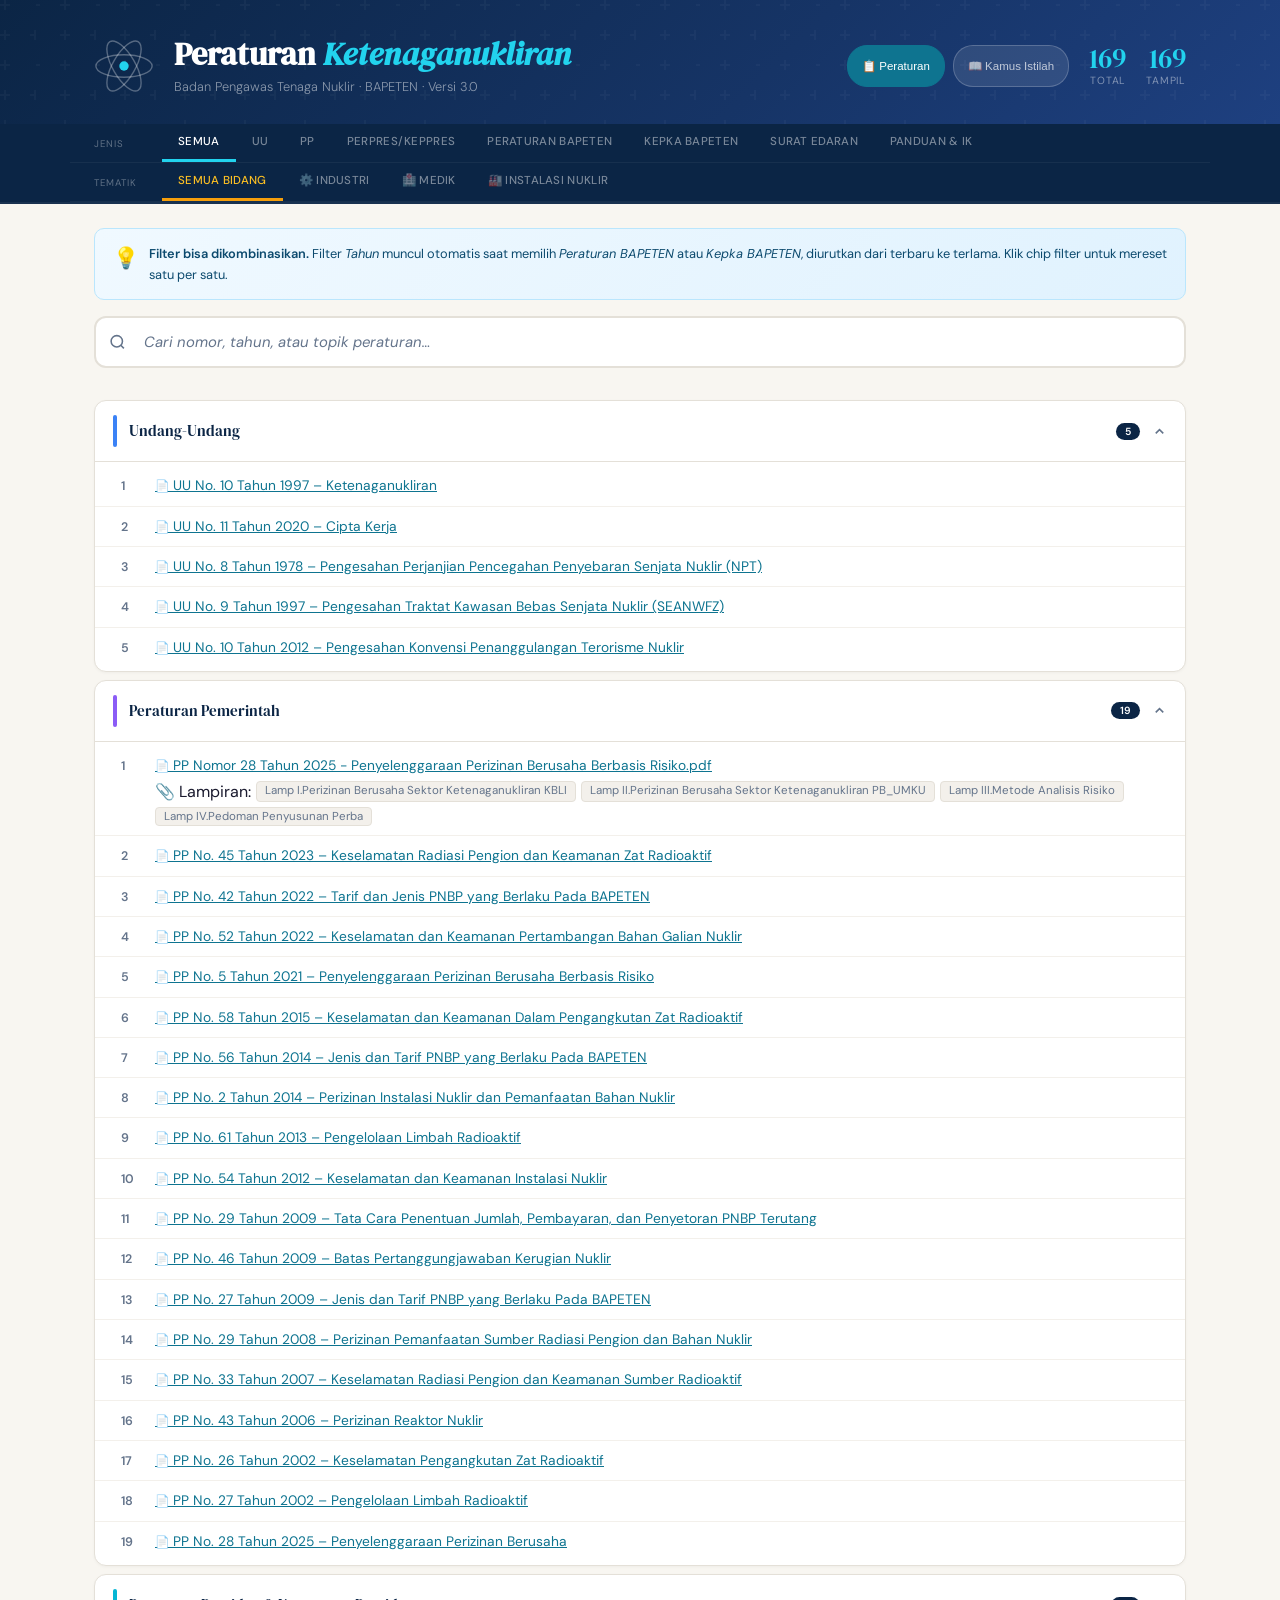
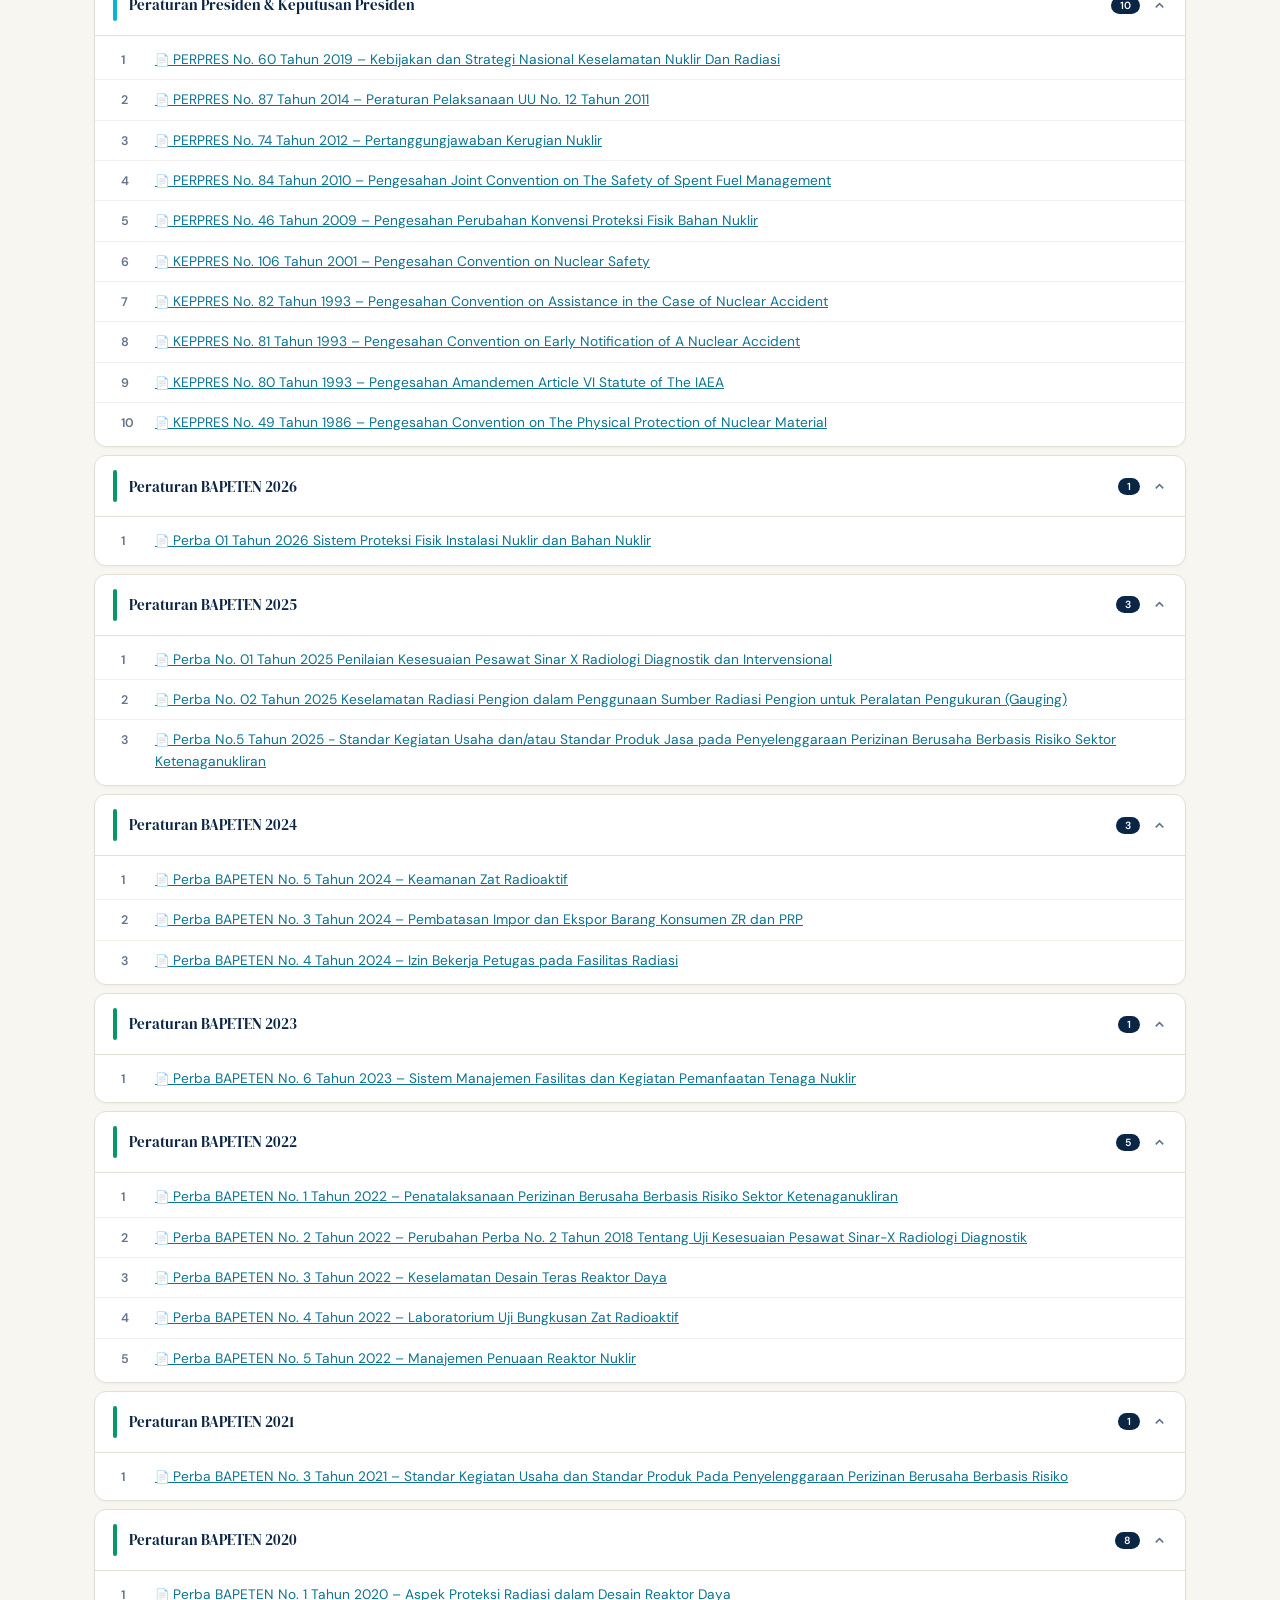
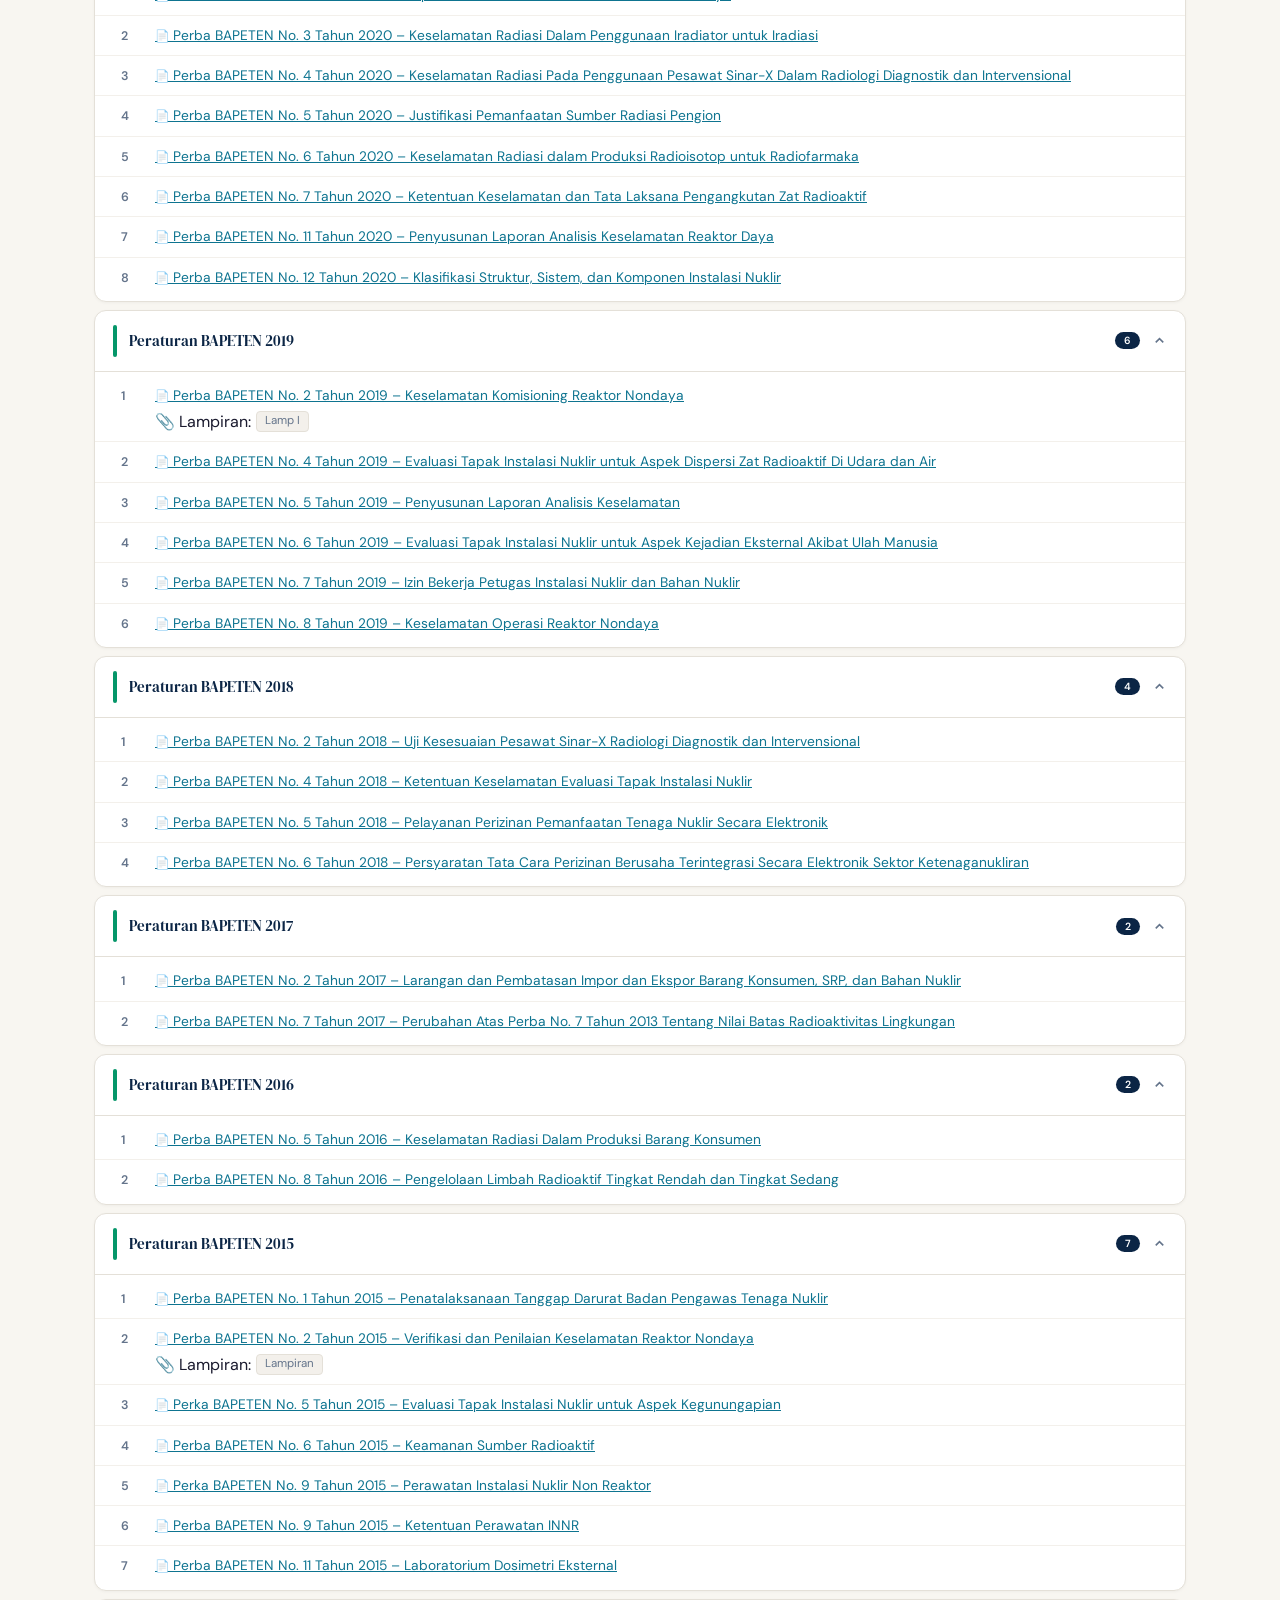
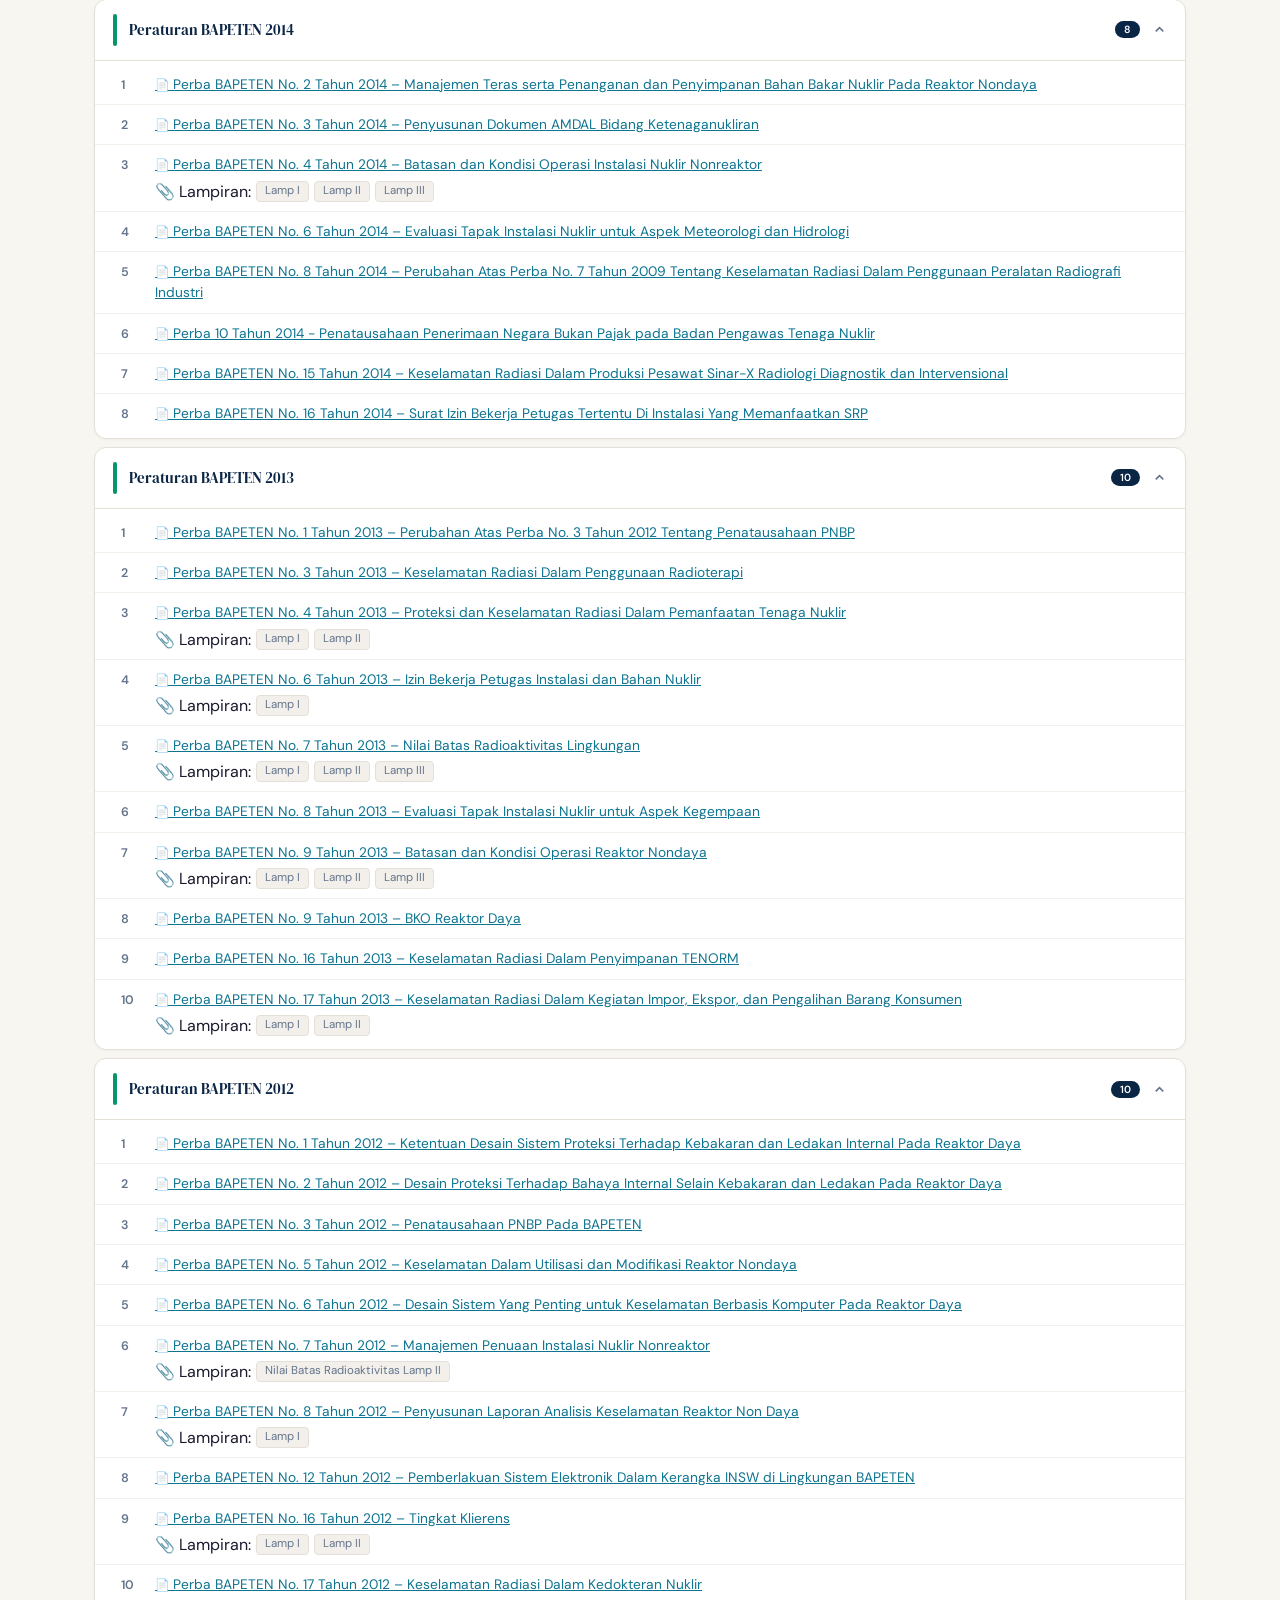
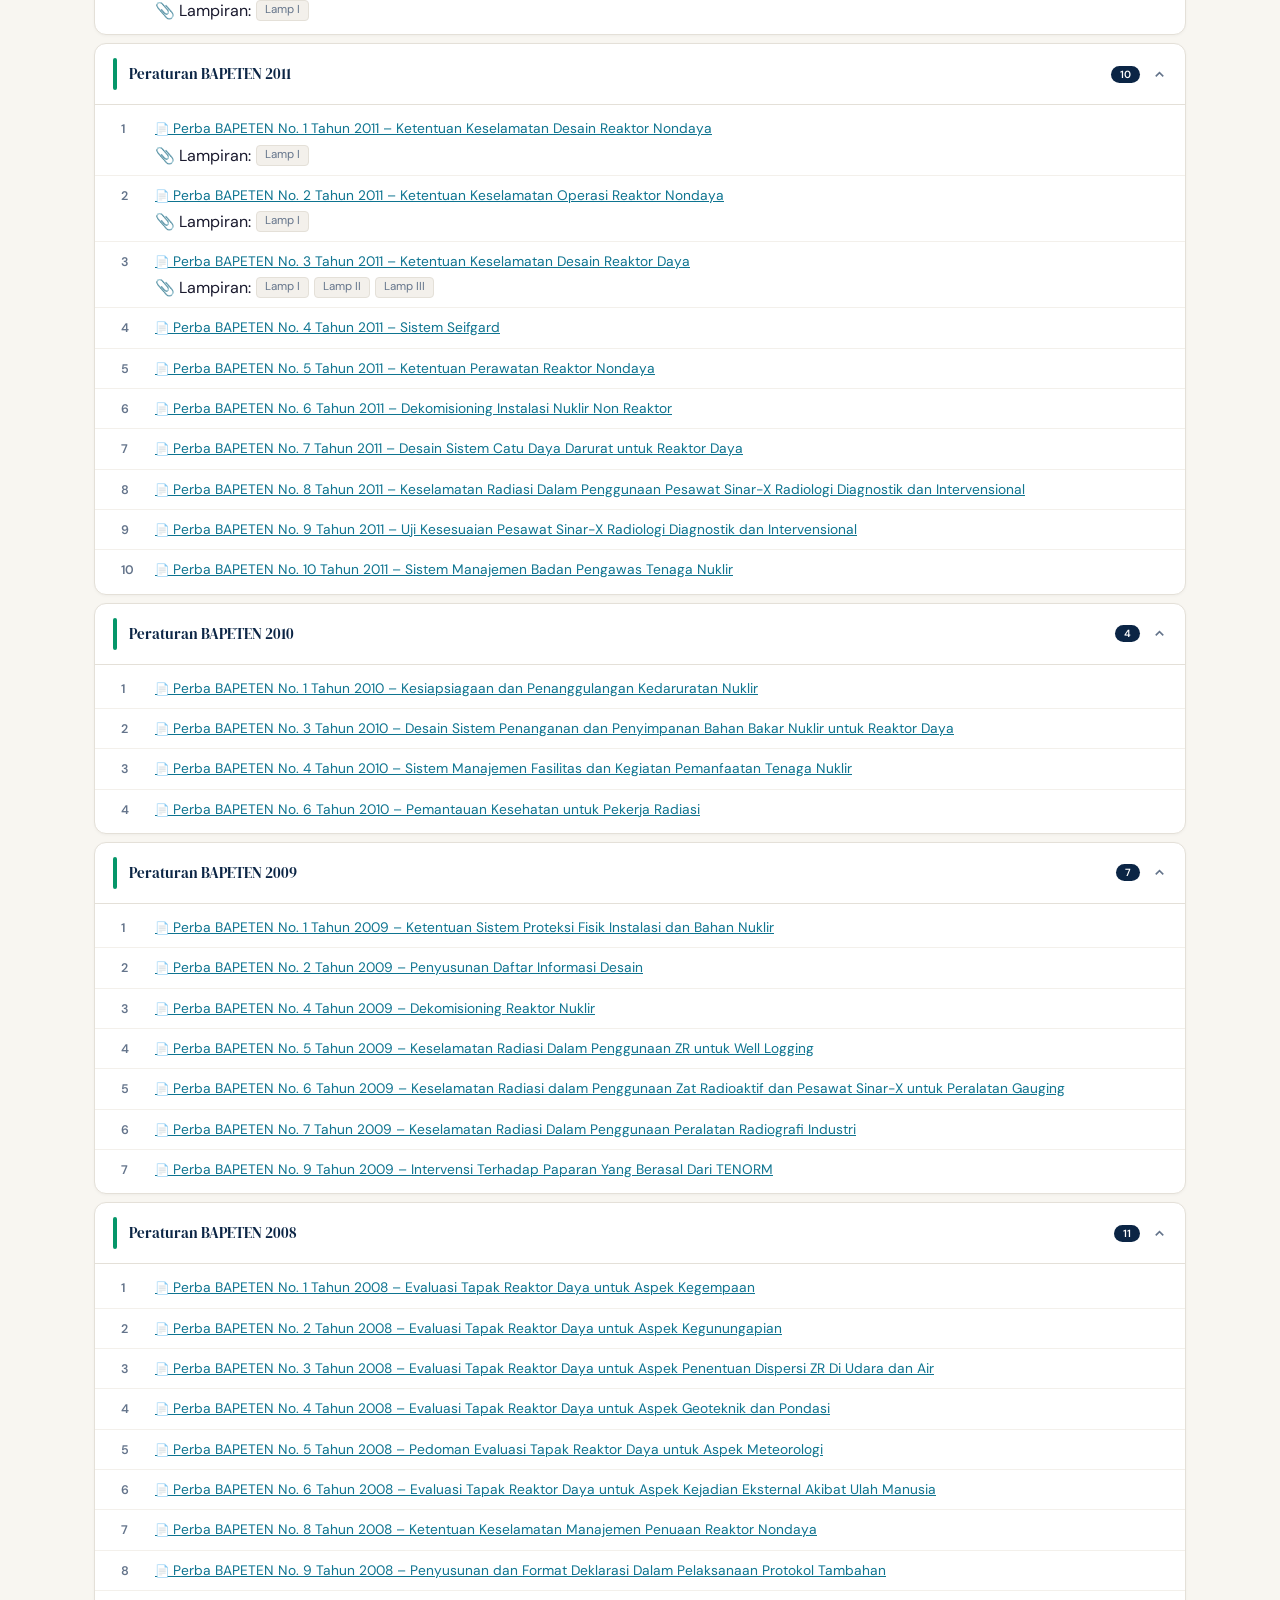
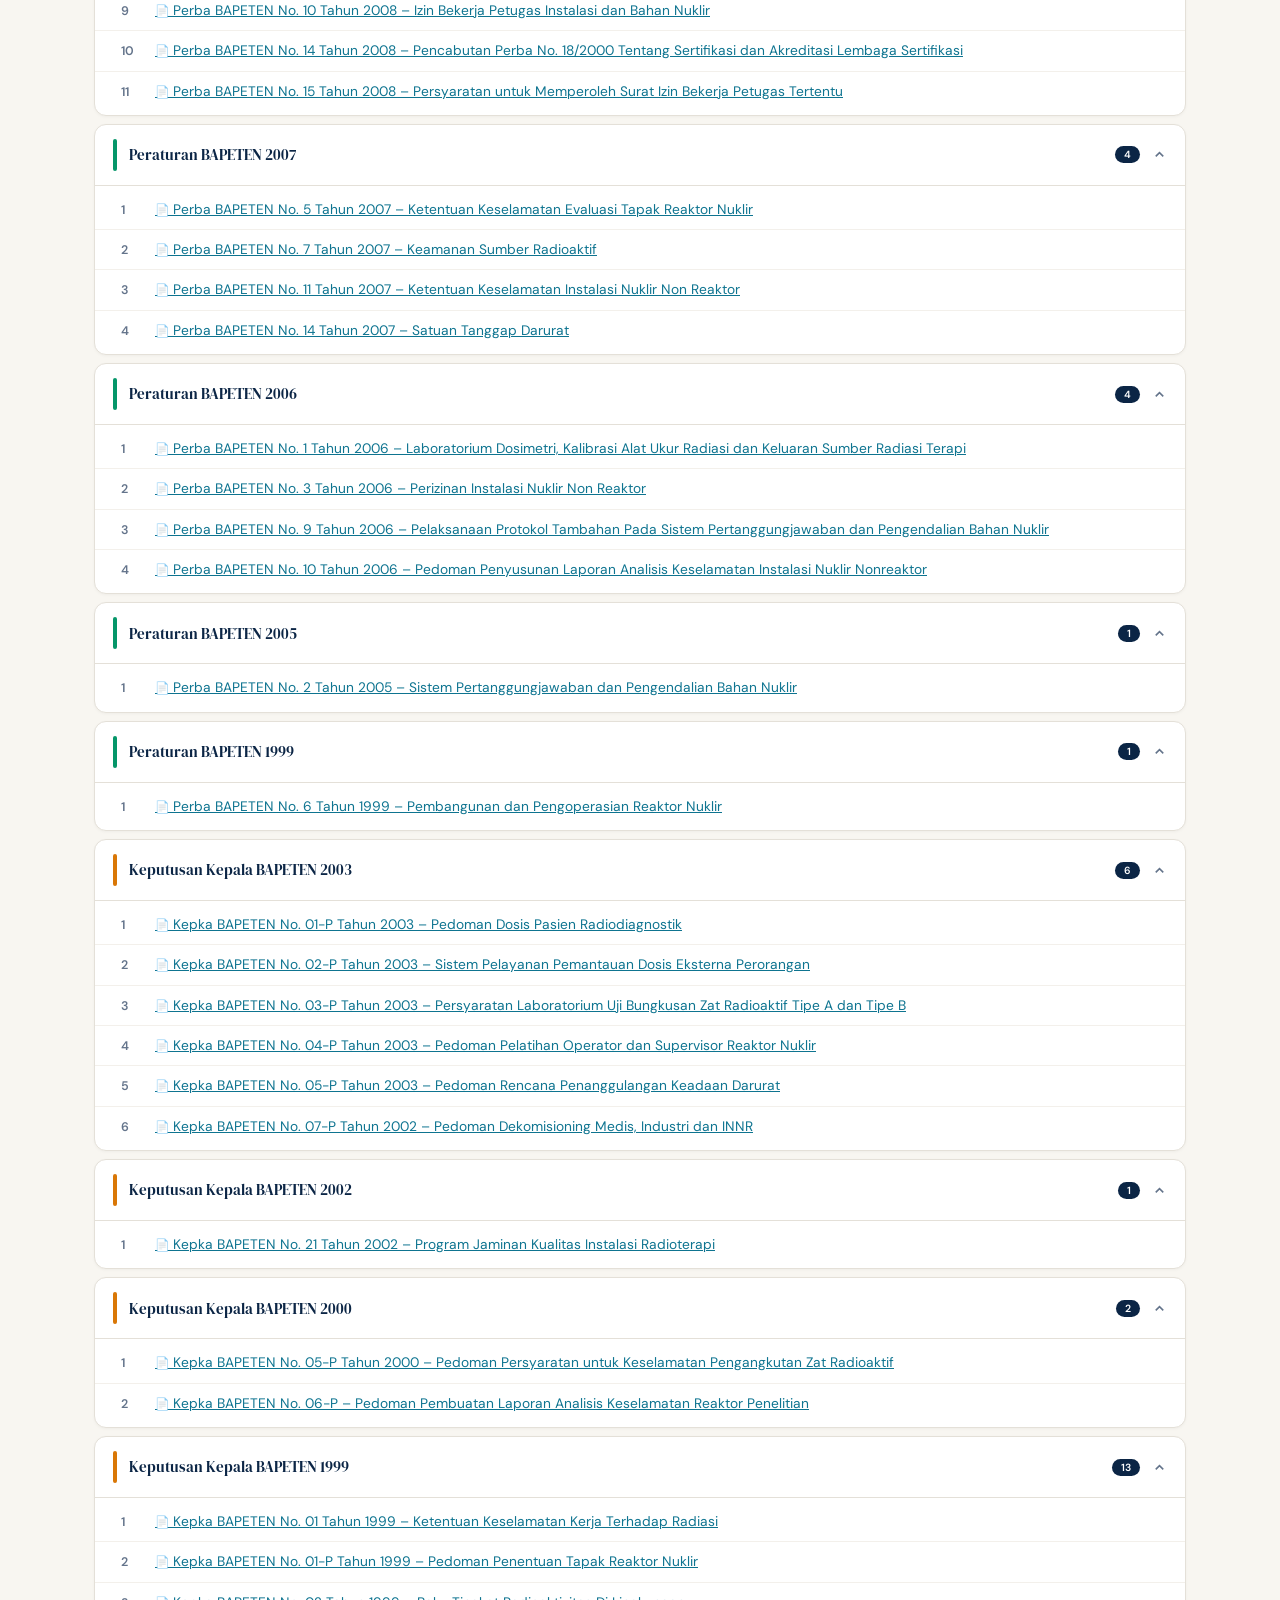
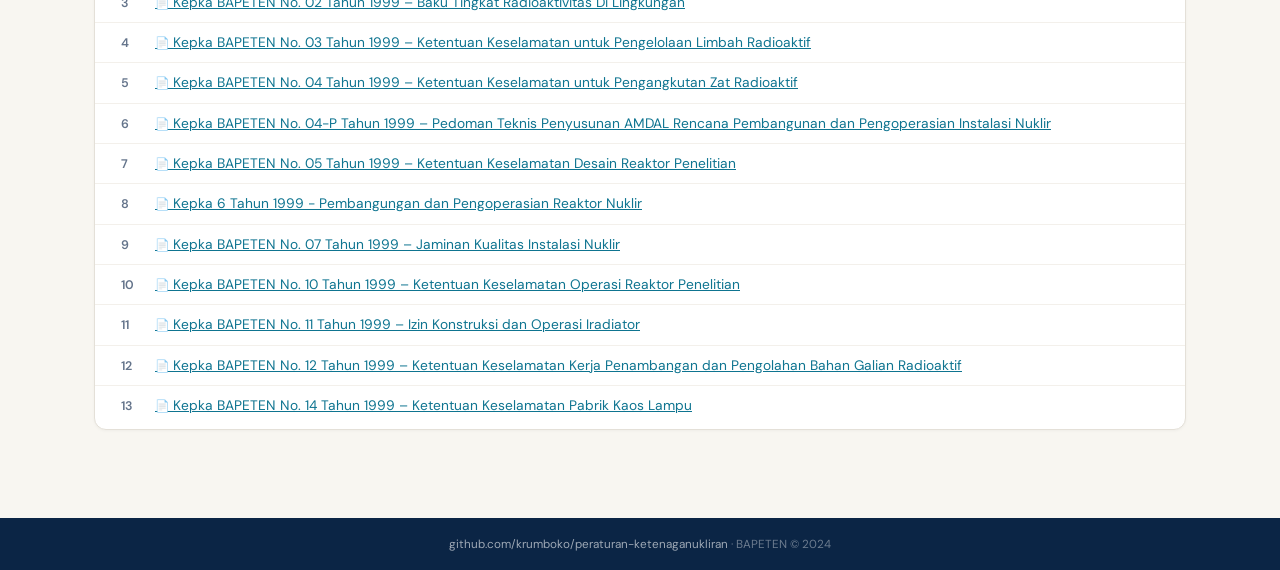
<file: index.html>
<!DOCTYPE html>
<html lang="id">
<head>
<meta charset="UTF-8"/>
<meta name="viewport" content="width=device-width, initial-scale=1.0"/>
<title>Peraturan Ketenaganukliran – BAPETEN</title>
<link href="https://fonts.googleapis.com/css2?family=DM+Serif+Display:ital@0;1&family=DM+Sans:wght@300;400;500;600&display=swap" rel="stylesheet"/>
<style>
*,*::before,*::after{box-sizing:border-box;margin:0;padding:0}
:root{
  --navy:#0b2545;--navy2:#163466;--teal:#0e7490;--teal-light:#22d3ee;
  --cream:#f8f6f1;--paper:#ffffff;--border:#e4e0d8;--text:#1a1a2e;
  --muted:#64748b;--green:#059669;--amber:#d97706;
}
html{scroll-behavior:smooth}
body{font-family:'DM Sans',sans-serif;background:var(--cream);color:var(--text);min-height:100vh;}
header{background:linear-gradient(135deg,var(--navy) 0%,var(--navy2) 60%,#1e4080 100%);position:relative;overflow:hidden;}
header::before{content:'';position:absolute;inset:0;background:url("data:image/svg+xml,%3Csvg width='60' height='60' viewBox='0 0 60 60' xmlns='http://www.w3.org/2000/svg'%3E%3Cg fill='none' fill-rule='evenodd'%3E%3Cg fill='%23ffffff' fill-opacity='0.03'%3E%3Cpath d='M36 34v-4h-2v4h-4v2h4v4h2V6h4V4h-4zM6 34v-4H4v4H0v2h4v4h2v-4h4v-2H6zM6 4V0H4v4H0v2h4v4h2V6h4V4H6z'/%3E%3C/g%3E%3C/g%3E%3C/svg%3E");pointer-events:none;}
.header-inner{max-width:1140px;margin:0 auto;padding:36px 24px 28px;display:flex;align-items:center;gap:20px;position:relative;z-index:1;}
.atom-icon{width:60px;height:60px;flex-shrink:0;}
.header-text h1{font-family:'DM Serif Display',serif;font-size:2rem;color:#fff;line-height:1.1;}
.header-text h1 em{font-style:italic;color:var(--teal-light);}
.header-text p{color:rgba(255,255,255,.5);font-size:.8rem;margin-top:5px;font-weight:300;}
.header-stats{margin-left:auto;flex-shrink:0;display:flex;gap:20px;}
.hstat{text-align:right;}
.hstat-num{font-family:'DM Serif Display',serif;font-size:1.7rem;color:var(--teal-light);line-height:1;}
.hstat-label{font-size:.65rem;color:rgba(255,255,255,.45);text-transform:uppercase;letter-spacing:.8px;margin-top:2px;}

.filters-wrap{background:var(--navy);border-bottom:2px solid rgba(255,255,255,.06);position:sticky;top:0;z-index:100;}
.filter-row{max-width:1140px;margin:0 auto;padding:0 24px;display:flex;align-items:center;border-bottom:1px solid rgba(255,255,255,.05);}
.filter-row:last-child{border-bottom:none}
.filter-label{font-size:.6rem;color:rgba(255,255,255,.35);text-transform:uppercase;letter-spacing:1px;white-space:nowrap;padding-right:12px;min-width:68px;}
.tabs-scroll{display:flex;overflow-x:auto;scrollbar-width:none;flex:1;}
.tabs-scroll::-webkit-scrollbar{display:none}
.tab{padding:10px 16px;font-size:.72rem;font-weight:500;letter-spacing:.3px;color:rgba(255,255,255,.45);cursor:pointer;white-space:nowrap;border-bottom:3px solid transparent;transition:all .18s;text-transform:uppercase;}
.tab:hover{color:rgba(255,255,255,.75)}
.tab.active{color:#fff;}
.row-jenis .tab.active{border-bottom-color:var(--teal-light);}
.row-tematik .tab.active{border-bottom-color:#f59e0b;color:#fbbf24;}
.row-tahun .tab.active{border-bottom-color:#a78bfa;color:#c4b5fd;}
/* Baris tahun bisa disembunyikan */
#rowTahun{transition:opacity .2s;}

main{max-width:1140px;margin:0 auto;padding:24px 24px 80px;}
.search-wrap{position:relative;margin-bottom:16px;}
.search-wrap input{width:100%;padding:14px 20px 14px 48px;border:2px solid var(--border);border-radius:12px;background:var(--paper);font-family:'DM Sans',sans-serif;font-size:.93rem;color:var(--text);outline:none;transition:border-color .2s,box-shadow .2s;}
.search-wrap input:focus{border-color:var(--teal);box-shadow:0 0 0 4px rgba(14,116,144,.1);}
.search-wrap input::placeholder{color:var(--muted);font-style:italic}
.s-icon{position:absolute;left:15px;top:50%;transform:translateY(-50%);color:var(--muted);pointer-events:none;}
.s-badge{position:absolute;right:14px;top:50%;transform:translateY(-50%);background:var(--navy2);color:#fff;font-size:.68rem;font-weight:600;padding:3px 9px;border-radius:20px;display:none;}

.active-filters{display:flex;gap:8px;flex-wrap:wrap;margin-bottom:16px;min-height:0;}
.filter-chip{display:inline-flex;align-items:center;gap:5px;background:var(--navy2);color:#fff;font-size:.72rem;padding:4px 10px;border-radius:20px;cursor:pointer;}
.filter-chip span{opacity:.5;font-size:.8rem;}
.filter-chip:hover{background:#1e3a6e}

.section{background:var(--paper);border:1px solid var(--border);border-radius:12px;margin-bottom:8px;overflow:hidden;box-shadow:0 1px 3px rgba(0,0,0,.04);}
.sec-head{display:flex;align-items:center;gap:12px;padding:14px 18px;cursor:pointer;transition:background .15s;user-select:none;}
.sec-head:hover{background:#f9f8f6}
.sec-stripe{width:4px;height:32px;border-radius:4px;flex-shrink:0;}
.sec-title{font-family:'DM Serif Display',serif;font-size:.95rem;color:var(--navy);flex:1;line-height:1.3;}
.sec-count{background:var(--navy);color:#fff;font-size:.65rem;font-weight:600;padding:2px 9px;border-radius:20px;flex-shrink:0;}
.sec-chevron{color:var(--muted);transition:transform .25s;flex-shrink:0;}
.section.open .sec-chevron{transform:rotate(180deg)}
.sec-body{display:none;border-top:1px solid var(--border);}
.section.open .sec-body{display:block}
.item-list{padding:4px 0}
.item{display:flex;align-items:flex-start;gap:10px;padding:9px 18px 9px 26px;border-bottom:1px solid #f3f0eb;transition:background .1s;}
.item:last-child{border-bottom:none}
.item:hover{background:#fafaf8}
.item-num{flex-shrink:0;font-size:.78rem;color:var(--muted);min-width:24px;padding-top:3px;font-weight:600;}
.item-content{flex:1;min-width:0}
.item-link{color:var(--teal);text-decoration:underline;font-size:.86rem;line-height:1.55;display:block;transition:color .15s;cursor:pointer;}
.item-link:hover{color:var(--navy);text-decoration:underline;font-weight:600;}
.item-link::before{content:'📄 ';font-size:.73rem;}
.item-lamps{display:flex;flex-wrap:wrap;gap:5px;margin-top:5px;}
.lamp-link{display:inline-block;font-size:.72rem;color:var(--muted);background:#f3f0eb;border:1px solid var(--border);border-radius:4px;padding:1px 8px;text-decoration:none;transition:all .15s;white-space:nowrap;}
.lamp-link:hover{background:var(--teal);color:#fff;border-color:var(--teal);}
mark{background:#fef08a;color:inherit;border-radius:2px;padding:0 1px}
.empty{display:none;text-align:center;padding:56px 24px;color:var(--muted);}
.empty p{font-style:italic;font-size:.88rem}
.stripe-uu{background:#3b82f6}.stripe-pp{background:#8b5cf6}.stripe-perpres{background:#06b6d4}
.stripe-perka{background:var(--green)}.stripe-kepka{background:var(--amber)}.stripe-se{background:#dc2626}
.stripe-panduan{background:#ec4899}
.guide{background:linear-gradient(135deg,#f0f9ff,#e0f2fe);border:1px solid #bae6fd;border-radius:10px;padding:14px 18px;margin-bottom:16px;display:flex;gap:10px;}
.guide-icon{font-size:1.3rem;flex-shrink:0;padding-top:1px;}
.guide-text{font-size:.8rem;color:#0c4a6e;line-height:1.65}
.guide-text strong{font-weight:600}
footer{background:var(--navy);color:rgba(255,255,255,.4);text-align:center;padding:18px 24px;font-size:.73rem;}

/* ── KAMUS ── */
.page-btn-wrap{display:flex;gap:8px;margin-left:auto;flex-shrink:0;}
.page-btn{background:rgba(255,255,255,.1);border:1px solid rgba(255,255,255,.2);color:rgba(255,255,255,.7);font-size:.72rem;font-weight:500;padding:6px 14px;border-radius:20px;cursor:pointer;transition:all .15s;white-space:nowrap;}
.page-btn:hover{background:rgba(255,255,255,.2);color:#fff;}
.page-btn.active{background:var(--teal);border-color:var(--teal);color:#fff;}
#pageKamus{display:none;}
#pageKamus.active{display:block;}
#pagePeraturan{display:block;}
#pagePeraturan.active{display:block;}
.kamus-wrap{max-width:1140px;margin:0 auto;padding:24px 24px 80px;}
.kamus-search-wrap{position:relative;margin-bottom:20px;}
.kamus-search-wrap input{width:100%;padding:14px 20px 14px 48px;border:2px solid var(--border);border-radius:12px;background:var(--paper);font-family:'DM Sans',sans-serif;font-size:.93rem;color:var(--text);outline:none;transition:border-color .2s;}
.kamus-search-wrap input:focus{border-color:var(--teal);box-shadow:0 0 0 4px rgba(14,116,144,.1);}
.kamus-search-wrap input::placeholder{color:var(--muted);font-style:italic;}
.kamus-search-wrap svg{position:absolute;left:16px;top:50%;transform:translateY(-50%);color:var(--muted);}
.alpha-nav{display:flex;flex-wrap:wrap;gap:4px;margin-bottom:20px;}
.alpha-btn{width:32px;height:32px;display:flex;align-items:center;justify-content:center;border-radius:6px;font-size:.72rem;font-weight:600;cursor:pointer;border:1px solid var(--border);background:var(--paper);color:var(--muted);transition:all .15s;}
.alpha-btn:hover{border-color:var(--teal);color:var(--teal);}
.alpha-btn.active{background:var(--navy);color:#fff;border-color:var(--navy);}
.alpha-btn.disabled{opacity:.3;cursor:default;pointer-events:none;}
.kamus-count{font-size:.78rem;color:var(--muted);margin-bottom:16px;}
.kamus-list{display:flex;flex-direction:column;gap:8px;}
.kamus-card{background:var(--paper);border:1px solid var(--border);border-radius:12px;overflow:hidden;transition:box-shadow .15s;}
.kamus-card:hover{box-shadow:0 2px 12px rgba(0,0,0,.08);}
.kamus-card-header{padding:14px 18px;display:flex;align-items:center;gap:10px;cursor:pointer;}
.kamus-initial{width:36px;height:36px;border-radius:8px;background:var(--navy);color:#fff;display:flex;align-items:center;justify-content:center;font-weight:700;font-size:.85rem;flex-shrink:0;}
.kamus-istilah{font-weight:600;font-size:.9rem;color:var(--navy);flex:1;}
.kamus-toggle{color:var(--muted);font-size:.8rem;transition:transform .2s;}
.kamus-card.open .kamus-toggle{transform:rotate(180deg);}
.kamus-body{display:none;padding:0 18px 16px 64px;border-top:1px solid var(--border);}
.kamus-card.open .kamus-body{display:block;}
.kamus-definisi{font-size:.84rem;color:var(--text);line-height:1.7;padding-top:12px;}
.kamus-sumber{margin-top:10px;display:flex;flex-wrap:wrap;gap:5px;}
.kamus-sumber-label{font-size:.68rem;color:var(--muted);margin-right:4px;}
.kamus-sumber-tag{font-size:.65rem;background:#f0f4f8;border:1px solid var(--border);color:var(--muted);padding:2px 8px;border-radius:10px;}
.kamus-empty{text-align:center;padding:48px;color:var(--muted);font-style:italic;}
footer a{color:rgba(255,255,255,.6);text-decoration:none}
@media(max-width:640px){
  .header-text h1{font-size:1.3rem}
  .atom-icon{width:36px;height:36px}
  .header-inner{padding:16px 16px 14px;gap:10px;flex-wrap:wrap;}
  .header-stats{margin-left:0;width:100%;justify-content:space-between;align-items:center;display:flex;}
  .page-btn-wrap{display:flex;gap:6px;}
  .hstat{display:none;}
  .page-btn{font-size:.68rem;padding:5px 10px;}
  .header-text p{font-size:.7rem;}
}
</style>
</head>
<body>
<header>
  <div class="header-inner">
    <svg class="atom-icon" viewBox="0 0 64 64" fill="none">
      <ellipse cx="32" cy="32" rx="30" ry="12" stroke="rgba(255,255,255,0.3)" stroke-width="1.5"/>
      <ellipse cx="32" cy="32" rx="30" ry="12" stroke="rgba(255,255,255,0.3)" stroke-width="1.5" transform="rotate(60 32 32)"/>
      <ellipse cx="32" cy="32" rx="30" ry="12" stroke="rgba(255,255,255,0.3)" stroke-width="1.5" transform="rotate(120 32 32)"/>
      <circle cx="32" cy="32" r="5" fill="#22d3ee"/>
    </svg>
    <div class="header-text">
      <h1>Peraturan <em>Ketenaganukliran</em></h1>
      <p>Badan Pengawas Tenaga Nuklir · BAPETEN · Versi 3.0</p>
    </div>
    <div class="header-stats">
      <div class="page-btn-wrap">
        <button class="page-btn active" onclick="showPage('peraturan')">📋 Peraturan</button>
        <button class="page-btn" onclick="showPage('kamus')">📖 Kamus Istilah</button>
      </div>
      <div class="hstat"><div class="hstat-num" id="hTotal">—</div><div class="hstat-label">Total</div></div>
      <div class="hstat"><div class="hstat-num" id="hVisible">—</div><div class="hstat-label">Tampil</div></div>
    </div>
</header>

<div class="filters-wrap">
  <!-- BARIS 1: Jenis -->
  <div class="filter-row row-jenis">
    <span class="filter-label">Jenis</span>
    <div class="tabs-scroll" id="tabsJenis">
      <div class="tab active" data-f="all">Semua</div>
      <div class="tab" data-f="uu">UU</div>
      <div class="tab" data-f="pp">PP</div>
      <div class="tab" data-f="perpres">Perpres/Keppres</div>
      <div class="tab" data-f="perka">Peraturan BAPETEN</div>
      <div class="tab" data-f="kepka">Kepka BAPETEN</div>
      <div class="tab" data-f="se">Surat Edaran</div>
      <div class="tab" data-f="panduan">Panduan &amp; IK</div>
    </div>
  </div>
  <!-- BARIS 2: Tematik -->
  <div class="filter-row row-tematik">
    <span class="filter-label">Tematik</span>
    <div class="tabs-scroll" id="tabsTematik">
      <div class="tab active" data-t="all">Semua Bidang</div>
      <div class="tab" data-t="industri">⚙️ Industri</div>
      <div class="tab" data-t="medik">🏥 Medik</div>
      <div class="tab" data-t="instalasi">🏭 Instalasi Nuklir</div>
    </div>
  </div>
  <!-- BARIS 3: Tahun — hanya tampil saat Jenis = Perka atau Kepka -->
  <div class="filter-row row-tahun" id="rowTahun" style="display:none">
    <span class="filter-label">Tahun</span>
    <div class="tabs-scroll" id="tabsTahun">
      <div class="tab active" data-y="all">Semua</div>
      <!-- Diisi otomatis oleh JS -->
    </div>
  </div>
</div>

<div id="pagePeraturan">
<main>
  <div class="guide">
    <div class="guide-icon">💡</div>
    <div class="guide-text">
      <strong>Filter bisa dikombinasikan.</strong> Filter <em>Tahun</em> muncul otomatis saat memilih <em>Peraturan BAPETEN</em> atau <em>Kepka BAPETEN</em>, diurutkan dari terbaru ke terlama. Klik chip filter untuk mereset satu per satu.
    </div>
  </div>
  <div class="search-wrap">
    <svg class="s-icon" width="17" height="17" viewBox="0 0 24 24" fill="none" stroke="currentColor" stroke-width="2.2"><circle cx="11" cy="11" r="8"/><path d="M21 21l-4.35-4.35"/></svg>
    <input type="text" id="q" placeholder="Cari nomor, tahun, atau topik peraturan…"/>
    <span class="s-badge" id="sBadge"></span>
  </div>
  <div class="active-filters" id="activeFilters"></div>
  <div id="container"></div>
  <div class="empty" id="empty"><p>Tidak ada peraturan yang cocok dengan filter yang dipilih.</p></div>
</main>
</div>

<!-- HALAMAN KAMUS ISTILAH -->
<div id="pageKamus">
<div class="kamus-wrap">
  <div class="kamus-search-wrap">
    <svg width="17" height="17" viewBox="0 0 24 24" fill="none" stroke="currentColor" stroke-width="2.2"><circle cx="11" cy="11" r="8"/><path d="M21 21l-4.35-4.35"/></svg>
    <input type="text" id="kamusQ" placeholder="Cari istilah…" oninput="renderKamus()"/>
  </div>
  <div class="alpha-nav" id="alphNav"></div>
  <div class="kamus-count" id="kamusCount"></div>
  <div class="kamus-list" id="kamusList"></div>
</div>
</div>

<footer>
  <a href="https://github.com/krumboko/peraturan-ketenaganukliran" target="_blank">github.com/krumboko/peraturan-ketenaganukliran</a> · BAPETEN © 2024
</footer>

<script src="data.js?v=3"></script>
<script>
const BASE = 'dokumen/';
const STRIPE = {uu:'stripe-uu',pp:'stripe-pp',perpres:'stripe-perpres',perka:'stripe-perka',kepka:'stripe-kepka',se:'stripe-se',panduan:'stripe-panduan'};

// Jenis yang menampilkan filter Tahun
const JENIS_WITH_TAHUN = ['perka','kepka'];

let filterJenis='all', filterTematik='all', filterTahun='all', query='';

// ── Ambil tahun unik dari Perka/Kepka saja, urut terbaru ──
function getTahunList(jenis){
  const set=new Set();
  SECTIONS.forEach(sec=>{
    // Hanya dari section perka atau kepka
    if(!JENIS_WITH_TAHUN.includes(sec.cat)) return;
    // Jika jenis dipilih spesifik, hanya ambil dari jenis itu
    if(jenis!=='all' && sec.cat!==jenis) return;
    // Ambil tahun dari judul section
    const tm=sec.title.match(/\b(19|20)\d{2}\b/g);
    if(tm) tm.forEach(y=>set.add(y));
    // Ambil dari nama file item
    sec.items.forEach(it=>{
      const m=it.f.match(/\b(19|20)\d{2}\b/);
      if(m) set.add(m[0]);
    });
  });
  return Array.from(set).sort((a,b)=>Number(b)-Number(a)); // terbaru dulu
}

// ── Tampil/sembunyikan & rebuild tab tahun ──
function updateTahunRow(jenis){
  const rowEl=document.getElementById('rowTahun');
  const show=JENIS_WITH_TAHUN.includes(jenis);
  rowEl.style.display=show?'':'none';

  if(!show){ filterTahun='all'; return; }

  // Rebuild: hapus semua tab kecuali "Semua"
  const container=document.getElementById('tabsTahun');
  container.querySelectorAll('.tab:not([data-y="all"])').forEach(t=>t.remove());

  getTahunList(jenis).forEach(y=>{
    const d=document.createElement('div');
    d.className='tab'; d.dataset.y=y; d.textContent=y;
    container.appendChild(d);
  });

  filterTahun='all';
  setActiveTab('tabsTahun','all','y');
}

function matchTahun(item, tahun){
  if(tahun==='all') return true;
  const m=item.f.match(/\b(19|20)\d{2}\b/);
  return m && m[0]===tahun;
}

function esc(s){return s.replace(/&/g,'&amp;').replace(/</g,'&lt;').replace(/>/g,'&gt;')}
function hi(t,q){if(!q)return esc(t);const re=new RegExp(q.replace(/[.*+?^${}()|[\]\\]/g,'\\$&'),'gi');return esc(t).replace(re,m=>`<mark>${m}</mark>`)}

function render(){
  const q2=query.toLowerCase();
  let html='',visible=0;

  SECTIONS.forEach(sec=>{
    if(filterJenis!=='all'&&sec.cat!==filterJenis) return;

    const items=sec.items.filter(it=>{
      const matchT=filterTematik==='all'||(it.tag&&it.tag.includes(filterTematik));
      const matchY=matchTahun(it,filterTahun);
      const matchQ=!q2||it.t.toLowerCase().includes(q2);
      return matchT&&matchY&&matchQ;
    });

    if(!items.length) return;
    visible+=items.length;
    const stripe=STRIPE[sec.cat]||'stripe-uu';
    const autoOpen=q2||filterTematik!=='all'||filterTahun!=='all';
    const open=autoOpen?true:(sec._open!==false);

    html+=`<div class="section${open?' open':''}" id="SEC${sec.id}">
      <div class="sec-head" onclick="toggle('${sec.id}')">
        <div class="sec-stripe ${stripe}"></div>
        <div class="sec-title">${esc(sec.title)}</div>
        <div class="sec-count">${items.length}</div>
        <svg class="sec-chevron" width="15" height="15" viewBox="0 0 24 24" fill="none" stroke="currentColor" stroke-width="2.5"><polyline points="6 9 12 15 18 9"/></svg>
      </div>
      <div class="sec-body"><div class="item-list">`;
    items.forEach((it,i)=>{
      let lampHtml = '';
      if(it.lamp && it.lamp.length){
        lampHtml = `<div class="item-lamps">📎 Lampiran: `
          + it.lamp.map(l=>`<a class="lamp-link" href="${BASE+encodeURIComponent(l.f)}" target="_blank">${l.l}</a>`).join('')
          + `</div>`;
      }
      html+=`<div class="item"><span class="item-num">${i+1}</span><div class="item-content"><a class="item-link" href="${BASE+encodeURIComponent(it.f)}" target="_blank">${hi(it.t,query)}</a>${lampHtml}</div></div>`;
    });
    html+=`</div></div></div>`;
  });

  document.getElementById('container').innerHTML=html;
  document.getElementById('empty').style.display=visible===0?'block':'none';
  document.getElementById('hTotal').textContent=SECTIONS.reduce((a,s)=>a+s.items.length,0);
  document.getElementById('hVisible').textContent=visible;

  const badge=document.getElementById('sBadge');
  if(q2){badge.textContent=visible+' hasil';badge.style.display='block';}
  else{badge.style.display='none';}
  updateChips();
}

function updateChips(){
  const chips=document.getElementById('activeFilters');
  const LABEL={uu:'UU',pp:'PP',perpres:'Perpres/Keppres',perka:'Peraturan BAPETEN',kepka:'Kepka BAPETEN',se:'Surat Edaran',panduan:'Panduan & IK'};
  let html='';
  if(filterJenis!=='all') html+=`<div class="filter-chip" onclick="resetFilter('jenis')">Jenis: <strong>${LABEL[filterJenis]||filterJenis}</strong> <span>✕</span></div>`;
  if(filterTematik!=='all') html+=`<div class="filter-chip" onclick="resetFilter('tematik')">Tematik: <strong>${filterTematik}</strong> <span>✕</span></div>`;
  if(filterTahun!=='all') html+=`<div class="filter-chip" onclick="resetFilter('tahun')">Tahun: <strong>${filterTahun}</strong> <span>✕</span></div>`;
  if(query) html+=`<div class="filter-chip" onclick="resetFilter('query')">Cari: <strong>${esc(query)}</strong> <span>✕</span></div>`;
  chips.innerHTML=html;
}

function resetFilter(type){
  if(type==='jenis'){filterJenis='all';setActiveTab('tabsJenis','all','f');updateTahunRow('all');}
  if(type==='tematik'){filterTematik='all';setActiveTab('tabsTematik','all','t');}
  if(type==='tahun'){filterTahun='all';setActiveTab('tabsTahun','all','y');}
  if(type==='query'){query='';document.getElementById('q').value='';}
  render();
}

function setActiveTab(containerId,val,attr){
  document.querySelectorAll(`#${containerId} .tab`).forEach(t=>{
    t.classList.toggle('active',t.dataset[attr]===val);
  });
}

function toggle(id){
  const el=document.getElementById('SEC'+id);if(!el)return;
  const open=el.classList.toggle('open');
  const sec=SECTIONS.find(s=>s.id===id);if(sec)sec._open=open;
}

document.getElementById('tabsJenis').addEventListener('click',e=>{
  const tab=e.target.closest('.tab');if(!tab)return;
  setActiveTab('tabsJenis',tab.dataset.f,'f');
  filterJenis=tab.dataset.f;
  updateTahunRow(filterJenis); // tampil/sembunyikan baris tahun
  render();
});
document.getElementById('tabsTematik').addEventListener('click',e=>{
  const tab=e.target.closest('.tab');if(!tab)return;
  setActiveTab('tabsTematik',tab.dataset.t,'t');
  filterTematik=tab.dataset.t; render();
});
document.getElementById('tabsTahun').addEventListener('click',e=>{
  const tab=e.target.closest('.tab');if(!tab)return;
  setActiveTab('tabsTahun',tab.dataset.y,'y');
  filterTahun=tab.dataset.y; render();
});
document.getElementById('q').addEventListener('input',e=>{query=e.target.value.trim();render();});

// Init
render();

// ── PAGE SWITCHING ──
function showPage(page) {
  const isKamus = page === 'kamus';
  document.getElementById('pagePeraturan').style.display = isKamus ? 'none' : 'block';
  document.getElementById('pageKamus').style.display = isKamus ? 'block' : 'none';
  document.querySelectorAll('.page-btn').forEach((b, i) => {
    b.classList.toggle('active', isKamus ? i === 1 : i === 0);
  });
  document.querySelector('.filters-wrap').style.display = isKamus ? 'none' : 'block';
  if (isKamus) renderKamus();
}

// ── KAMUS ISTILAH ──
let KAMUS = [];
let activeAlpha = 'all';
let KAMUS_INDEX = {};
async function loadKamus() {
  try {
    const res = await fetch('kamus_istilah.json?v=3');
    KAMUS = await res.json();
    buildKamusIndex(KAMUS);
    buildAlphaNav();
  } catch(e) {
    console.warn('kamus_istilah.json tidak ditemukan:', e);
  }
}


function buildKamusIndex(kamus) {
  kamus.forEach(item => {
    const key = item.istilah.toLowerCase();
    KAMUS_INDEX[key] = item.entries.map(e => e.sumber);
  });
}
function buildAlphaNav() {
  const huruf = ['all', ...'ABCDEFGHIJKLMNOPQRSTUVWXYZ'];
  <!--const tersedia = new Set(KAMUS.map(k => k.istilah[0].toUpperCase()));-->
  const tersedia = new Set(KAMUS.map(k => k.istilah.trim().charAt(0).toUpperCase()));
  const wrap = document.getElementById('alphNav');
  wrap.innerHTML = huruf.map(h => {
    const disabled = h !== 'all' && !tersedia.has(h) ? ' disabled' : '';
    const label = h === 'all' ? 'Semua' : h;
    return `<div class="alpha-btn${disabled}${h === activeAlpha ? ' active' : ''}" onclick="setAlpha('${h}')">${label}</div>`;
  }).join('');
}

function setAlpha(h) {
  activeAlpha = h;
  buildAlphaNav();
  renderKamus();
}


function renderKamus() {
  console.log("TOTAL DATA:", KAMUS.length);
  KAMUS.forEach(d => {
    const first = d.istilah.trim()[0];
    if (!/[A-Za-z]/.test(first)) {
      console.log("TIDAK MASUK FILTER:", d.istilah);
    }
  });
  const q = (document.getElementById('kamusQ')?.value || '').toLowerCase().trim();
  
  let list = KAMUS;

  if (activeAlpha !== 'all') {
    <!--list = list.filter(k => k.istilah[0].toUpperCase() === activeAlpha);-->
    list = list.filter(k => k.istilah.trim().charAt(0).toUpperCase() === activeAlpha);
  }

  if (q) {
    list = list.filter(k =>
      k.istilah.toLowerCase().includes(q) ||
      (k.entries || []).some(e => e.definisi.toLowerCase().includes(q))
    );
  }

  document.getElementById('kamusCount').textContent =
    `Menampilkan ${list.length} dari ${KAMUS.length} istilah`;

  if (!list.length) {
    document.getElementById('kamusList').innerHTML =
      '<div class="kamus-empty">Istilah tidak ditemukan.</div>';
    return;
  }

  const bgColors = ['#0b2545','#0e7490','#1e4080','#163466','#0c4a6e'];

  document.getElementById('kamusList').innerHTML = list.map((k, i) => {
    const initial = k.istilah[0].toUpperCase();
    const bg = bgColors[initial.charCodeAt(0) % bgColors.length];

    let istilah = k.istilah;

    // 🔥 GROUP DEFINISI — similarity-based (toleran OCR/typo)
    function normalize(s) {
      return (s || '').toLowerCase()
        .replace(/[^a-z0-9\s]/g, ' ')
        .replace(/\s+/g, ' ').trim();
    }
    function wordSet(s) {
      return new Set(normalize(s).split(' ').filter(w => w.length > 2));
    }
    function jaccard(a, b) {
      const sa = wordSet(a), sb = wordSet(b);
      let inter = 0;
      sa.forEach(w => { if (sb.has(w)) inter++; });
      const union = new Set([...sa, ...sb]).size;
      return union === 0 ? 0 : inter / union;
    }

    let groups = [];
    (k.entries || []).forEach(e => {
      const def = (e.definisi || '').trim();
      const src = (e.sumber || '').replace('.pdf', '');
      // Cari grup yang mirip (threshold 0.75)
      let matched = groups.find(g => jaccard(g.definisi, def) >= 0.75);
      if (matched) {
        // Pakai definisi dengan karakter huruf valid terbanyak (hindari typo OCR)
        function scoreText(t) {
          const words = t.toLowerCase().split(/\s+/);
          // Lebih panjang lebih baik, tapi penalti karakter aneh
          return t.length - (t.match(/[^a-zA-Z0-9\s,.\/\-()]/g) || []).length * 3;
        }
        if (scoreText(def) > scoreText(matched.definisi)) matched.definisi = def;
        if (!matched.sumber.includes(src)) matched.sumber.push(src);
      } else {
        groups.push({ definisi: def, sumber: [src] });
      }
    });

    // 🔥 RENDER DEFINISI
    const multiGroup = groups.length > 1;

    let definisiHtml = groups.map(g => `
      <div style="margin-bottom:${multiGroup ? '14' : '0'}px;">
        <div style="font-size:11px;color:#0e7490;font-weight:600;margin-bottom:3px;">
          <!--${g.sumber.join(' · ')}-->
          ${g.sumber.map((s,i) => {

          let file = s
            .trim()
            .replace(/\\/g, '')
            .replace(/\s+/g, ' ');

          if (!file.toLowerCase().endsWith('.pdf')) {
            file += '.pdf';
          }

          return `
          <div style="margin-bottom:4px;">
            ${i+1}.
              <a href="dokumen/${encodeURIComponent(file)}" target="_blank">
                ${file.replace('.pdf','')}
              </a>
          </div>
          `;
        }).join("")}
        </div>
        <div style="font-size:.84rem;color:#1a1a2e;line-height:1.7;">${g.definisi}</div>
      </div>
    `).join(multiGroup ? `<hr style="border:none;border-top:1px solid #e4e0d8;margin:10px 0;">` : '');

    if (q) {
      const re = new RegExp(`(${q.replace(/[.*+?^${}()|[\]\\]/g,'\\$&')})`, 'gi');
      istilah = istilah.replace(re, '<mark>$1</mark>');
      definisiHtml = definisiHtml.replace(re, '<mark>$1</mark>');
    }

    return `<div class="kamus-card" id="kk${i}">
      <div class="kamus-card-header" onclick="toggleKamus(${i})">
        <div class="kamus-initial" style="background:${bg}">${initial}</div>
        <div class="kamus-istilah">${istilah}</div>
        <div class="kamus-toggle">▼</div>
      </div>
      <div class="kamus-body">
        <div class="kamus-definisi">${definisiHtml}</div>
      </div>
    </div>`;
  }).join('');
}
function toggleKamus(i) {
  document.getElementById('kk' + i)?.classList.toggle('open');
}

loadKamus();
</script>
</body>
</html>
</file>
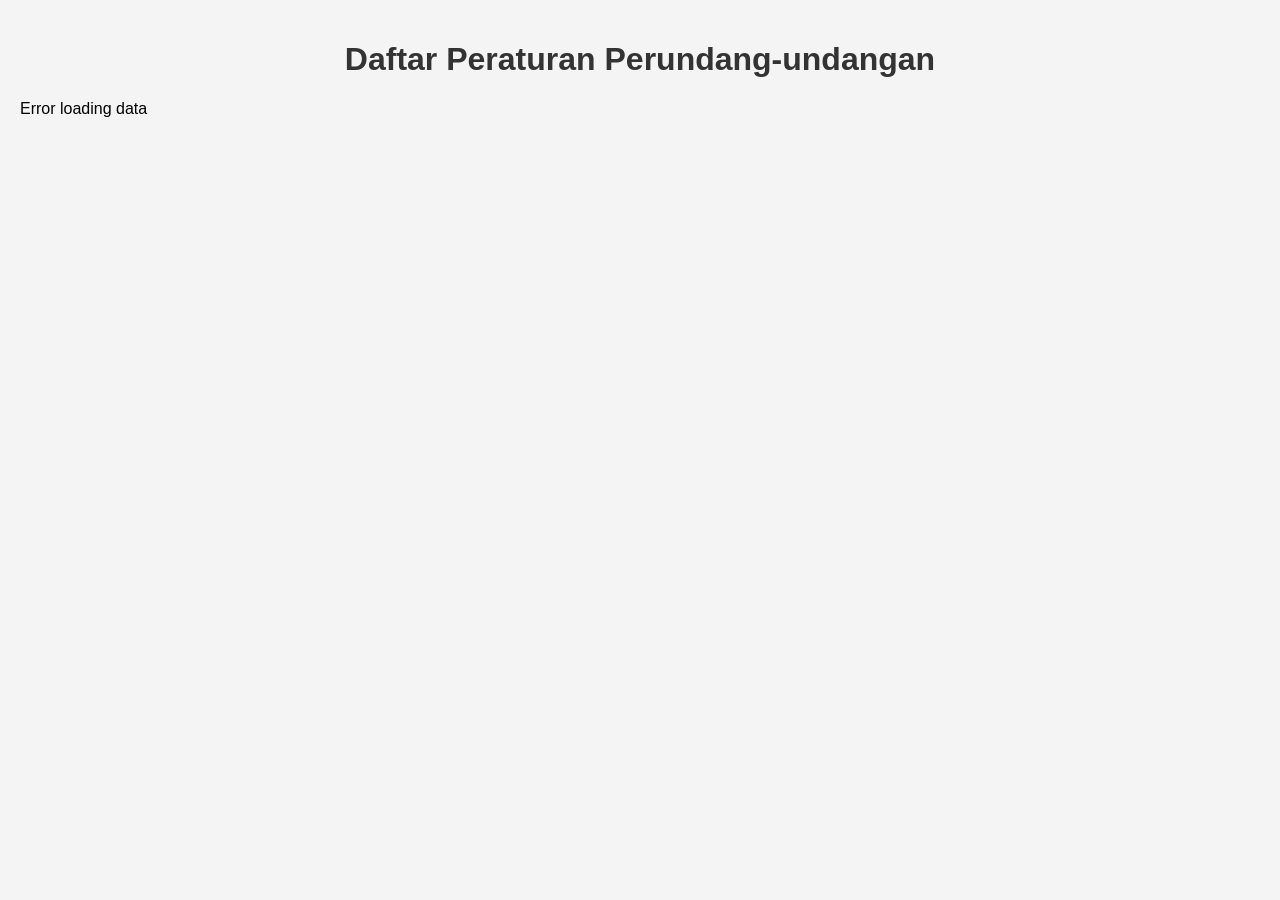
<file: dokumen/index.html>
<!DOCTYPE html>
<html lang="id">
<head>
    <meta charset="UTF-8">
    <meta name="viewport" content="width=device-width, initial-scale=1.0">
    <title>Daftar Peraturan Perundang-undangan</title>
    <link rel="stylesheet" href="style.css">
</head>
<body>
    <h1>Daftar Peraturan Perundang-undangan</h1>
    <div id="peraturan-list">Memuat peraturan...</div>

    <script src="script.js"></script>
</body>
</html>
</file>
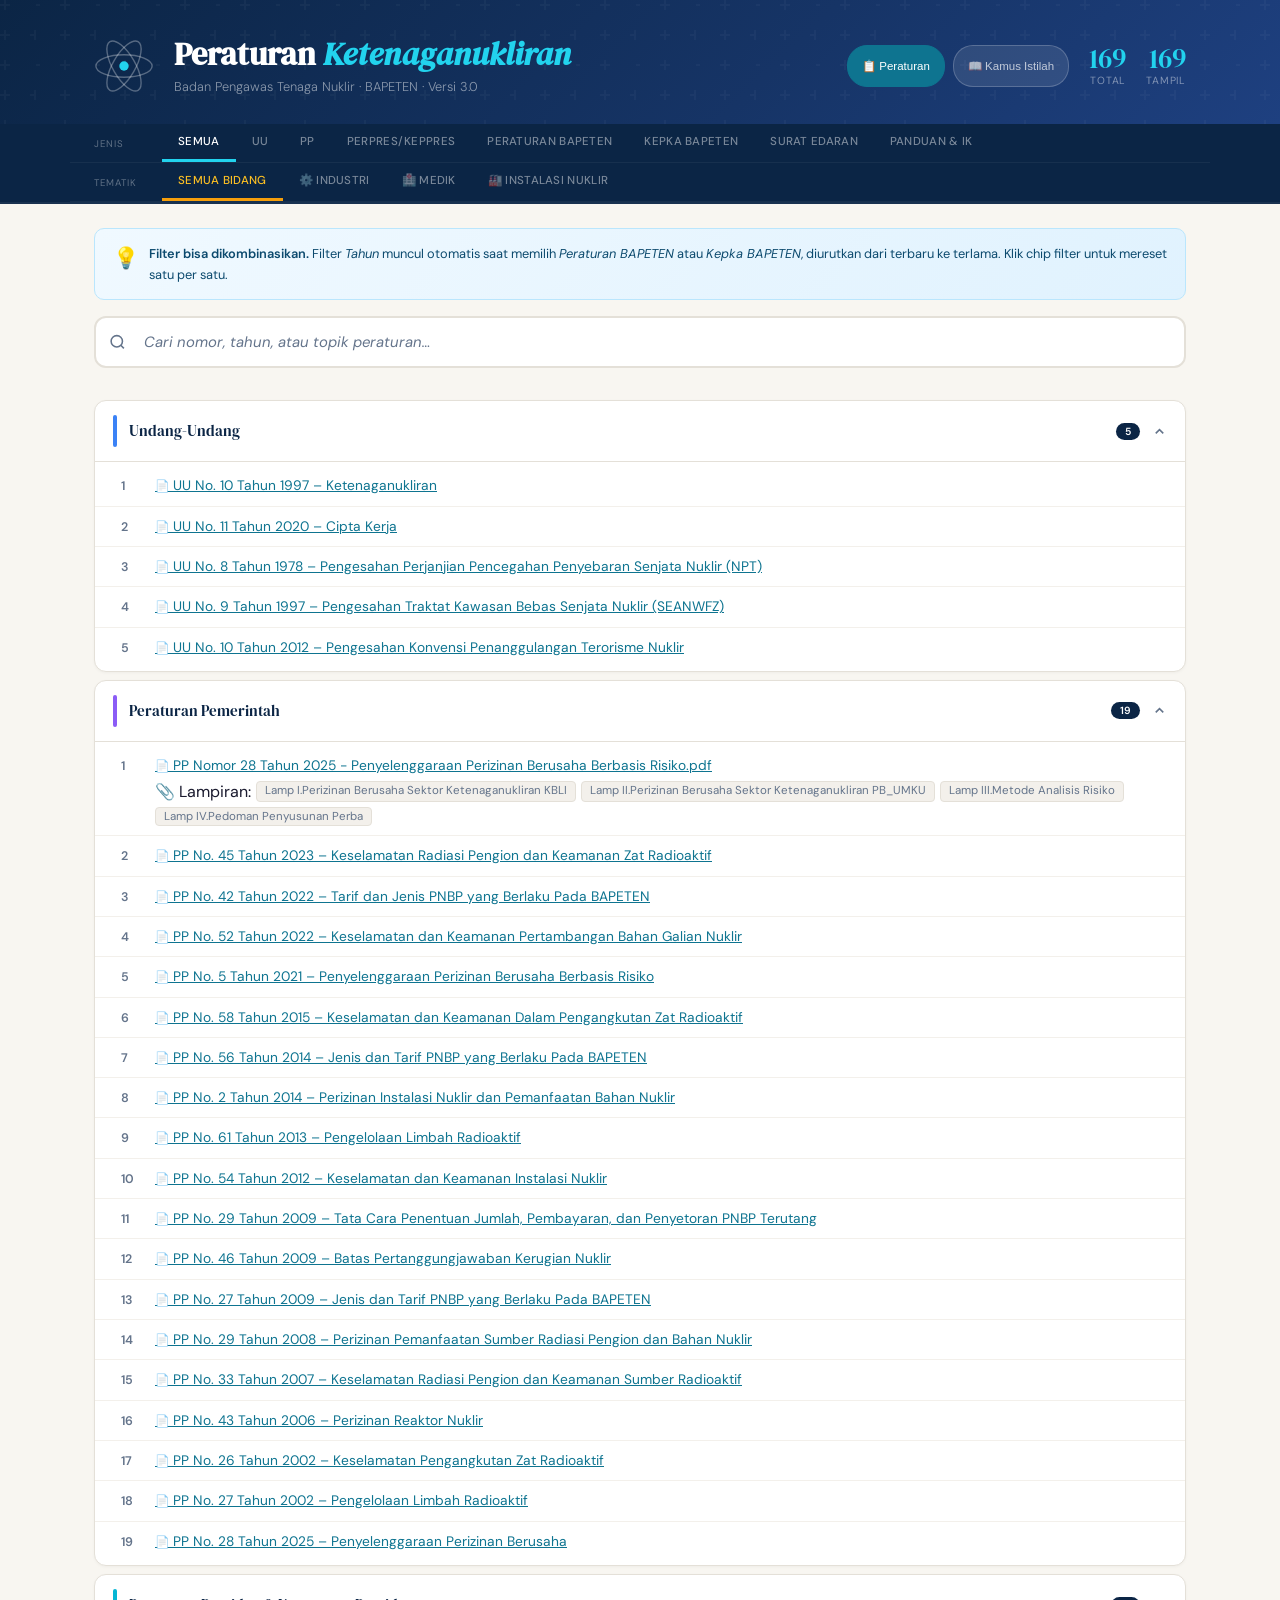
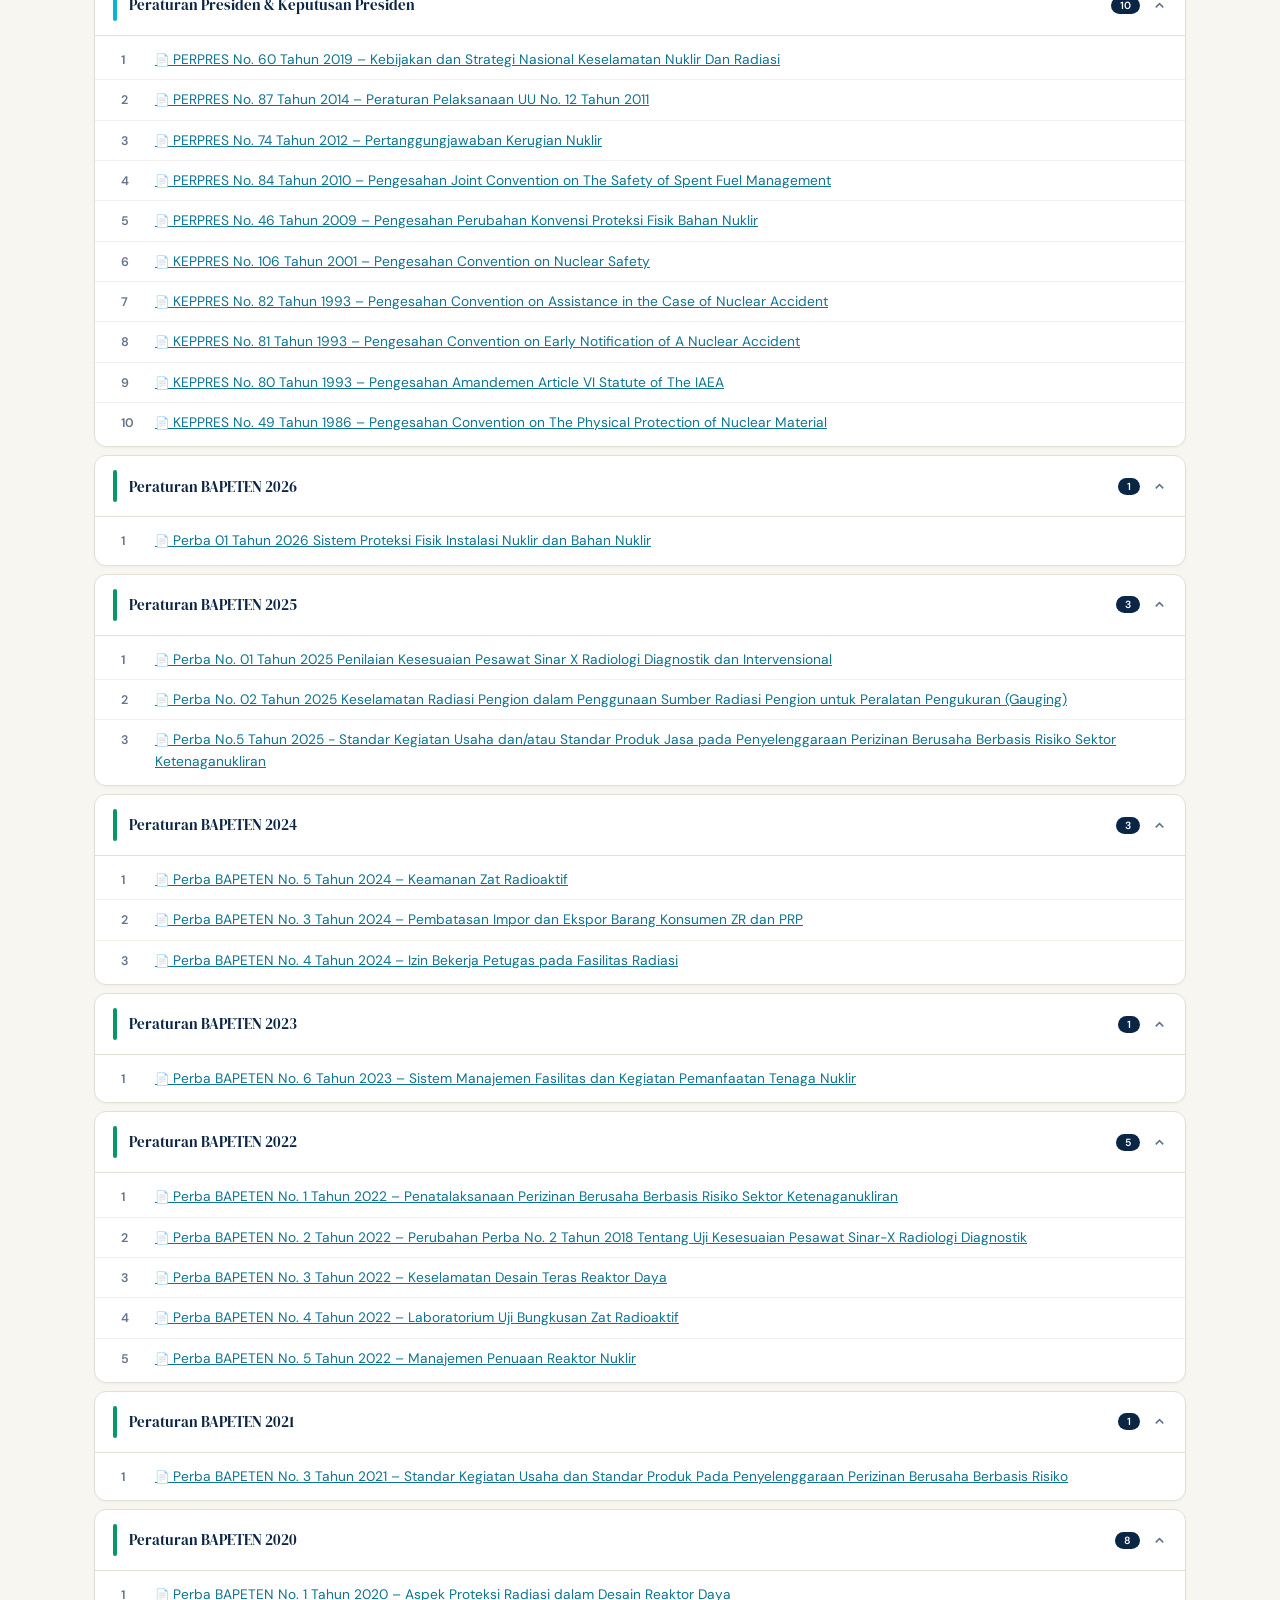
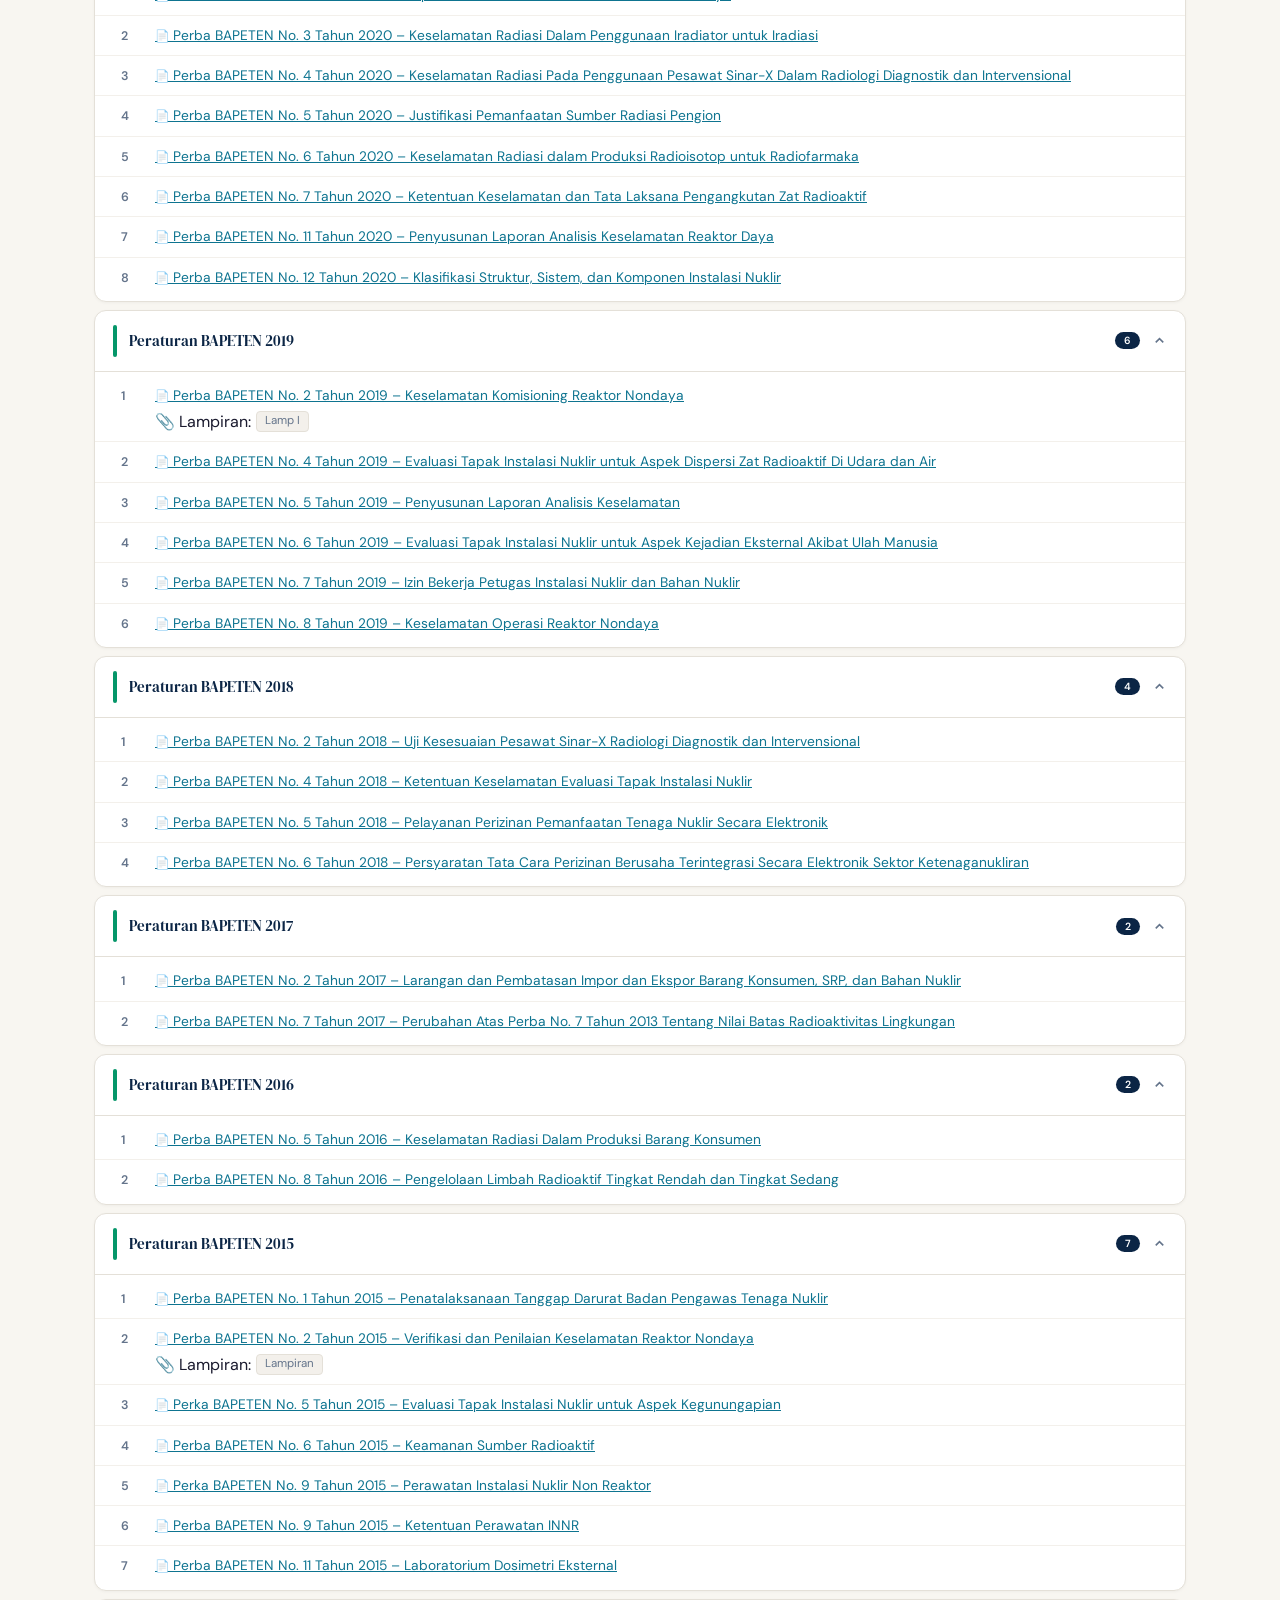
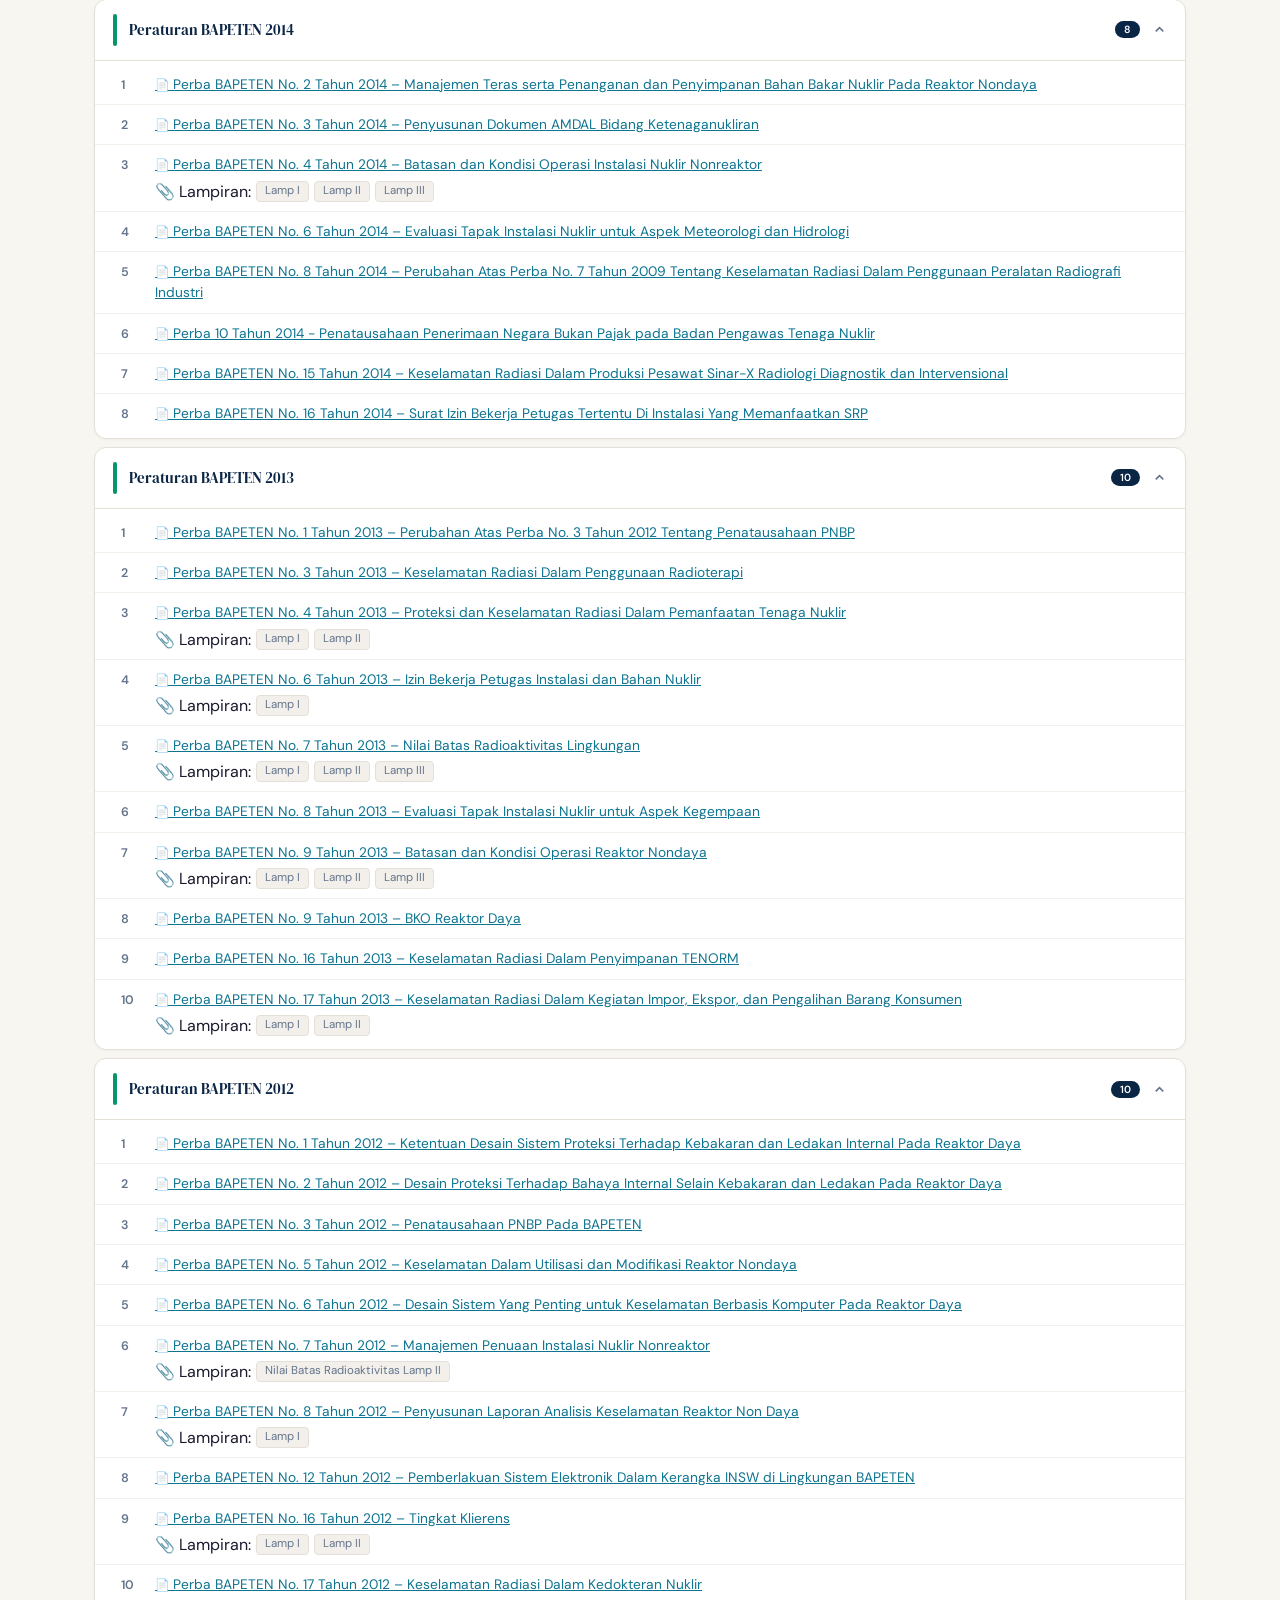
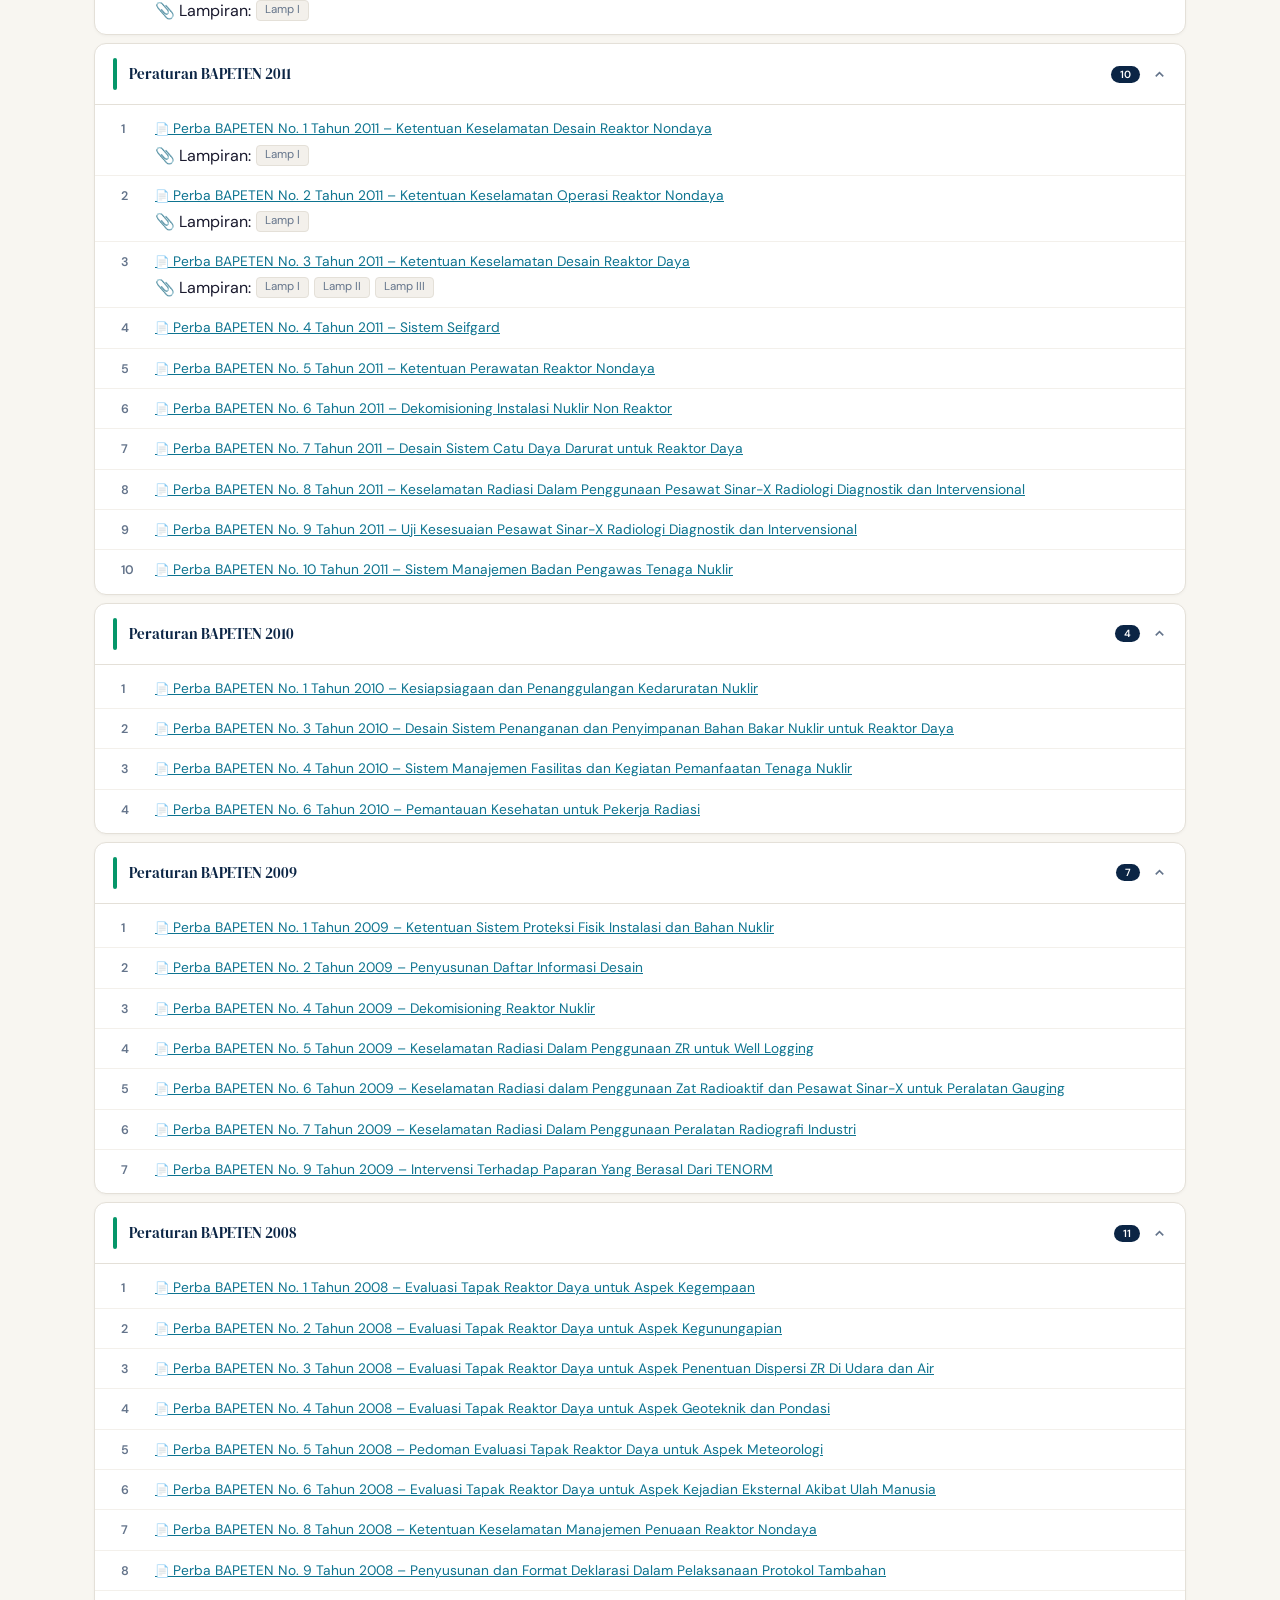
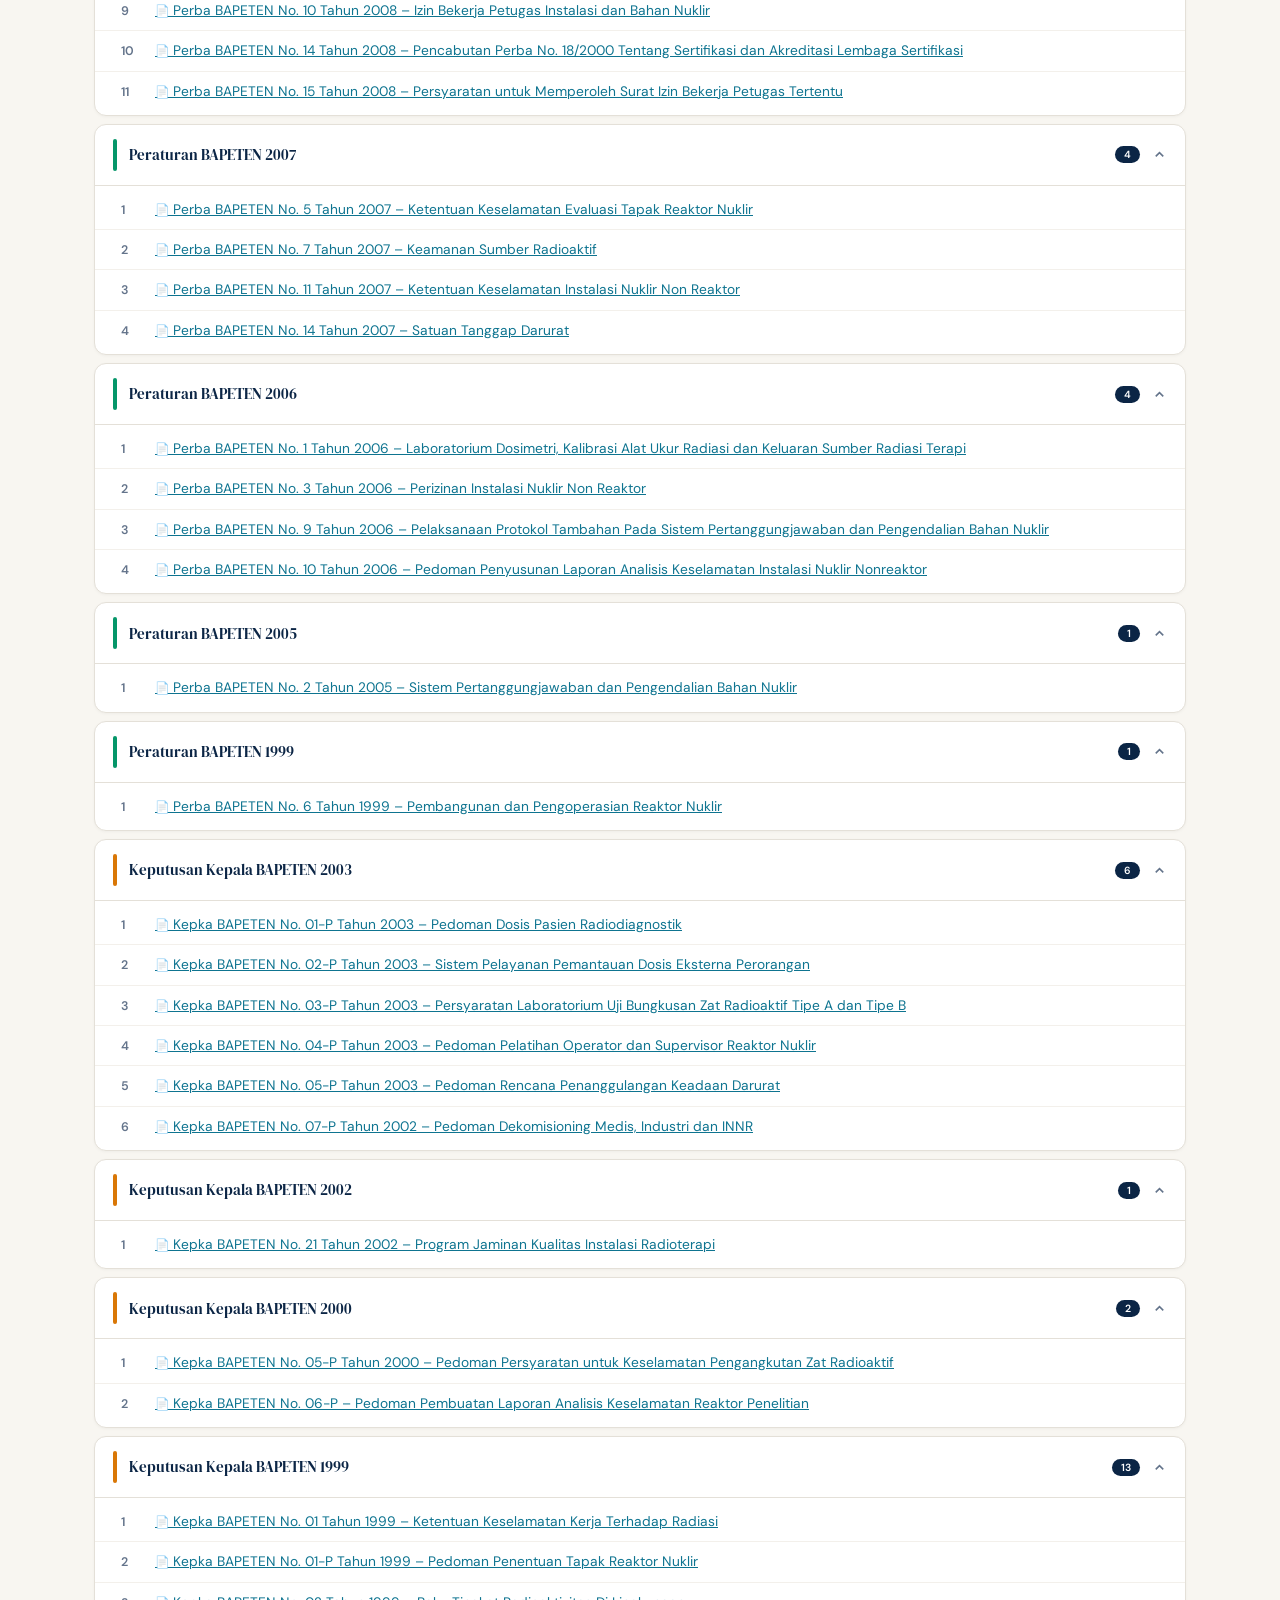
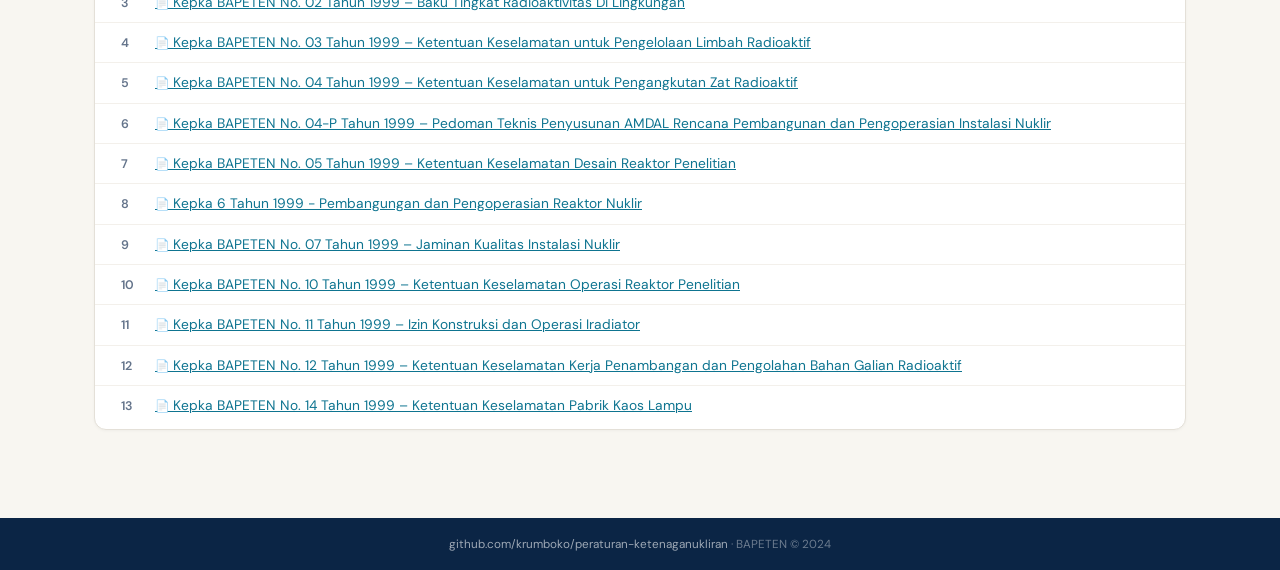
<file: index (1).html>
<!DOCTYPE html>
<html lang="id">
<head>
<meta charset="UTF-8"/>
<meta name="viewport" content="width=device-width, initial-scale=1.0"/>
<title>Peraturan Ketenaganukliran – BAPETEN</title>
<link href="https://fonts.googleapis.com/css2?family=DM+Serif+Display:ital@0;1&family=DM+Sans:wght@300;400;500;600&display=swap" rel="stylesheet"/>
<style>
*,*::before,*::after{box-sizing:border-box;margin:0;padding:0}
:root{
  --navy:#0b2545;--navy2:#163466;--teal:#0e7490;--teal-light:#22d3ee;
  --cream:#f8f6f1;--paper:#ffffff;--border:#e4e0d8;--text:#1a1a2e;
  --muted:#64748b;--green:#059669;--amber:#d97706;
}
html{scroll-behavior:smooth}
body{font-family:'DM Sans',sans-serif;background:var(--cream);color:var(--text);min-height:100vh;}
header{background:linear-gradient(135deg,var(--navy) 0%,var(--navy2) 60%,#1e4080 100%);position:relative;overflow:hidden;}
header::before{content:'';position:absolute;inset:0;background:url("data:image/svg+xml,%3Csvg width='60' height='60' viewBox='0 0 60 60' xmlns='http://www.w3.org/2000/svg'%3E%3Cg fill='none' fill-rule='evenodd'%3E%3Cg fill='%23ffffff' fill-opacity='0.03'%3E%3Cpath d='M36 34v-4h-2v4h-4v2h4v4h2V6h4V4h-4zM6 34v-4H4v4H0v2h4v4h2v-4h4v-2H6zM6 4V0H4v4H0v2h4v4h2V6h4V4H6z'/%3E%3C/g%3E%3C/g%3E%3C/svg%3E");pointer-events:none;}
.header-inner{max-width:1140px;margin:0 auto;padding:36px 24px 28px;display:flex;align-items:center;gap:20px;position:relative;z-index:1;}
.atom-icon{width:60px;height:60px;flex-shrink:0;}
.header-text h1{font-family:'DM Serif Display',serif;font-size:2rem;color:#fff;line-height:1.1;}
.header-text h1 em{font-style:italic;color:var(--teal-light);}
.header-text p{color:rgba(255,255,255,.5);font-size:.8rem;margin-top:5px;font-weight:300;}
.header-stats{margin-left:auto;flex-shrink:0;display:flex;gap:20px;}
.hstat{text-align:right;}
.hstat-num{font-family:'DM Serif Display',serif;font-size:1.7rem;color:var(--teal-light);line-height:1;}
.hstat-label{font-size:.65rem;color:rgba(255,255,255,.45);text-transform:uppercase;letter-spacing:.8px;margin-top:2px;}

.filters-wrap{background:var(--navy);border-bottom:2px solid rgba(255,255,255,.06);position:sticky;top:0;z-index:100;}
.filter-row{max-width:1140px;margin:0 auto;padding:0 24px;display:flex;align-items:center;border-bottom:1px solid rgba(255,255,255,.05);}
.filter-row:last-child{border-bottom:none}
.filter-label{font-size:.6rem;color:rgba(255,255,255,.35);text-transform:uppercase;letter-spacing:1px;white-space:nowrap;padding-right:12px;min-width:68px;}
.tabs-scroll{display:flex;overflow-x:auto;scrollbar-width:none;flex:1;}
.tabs-scroll::-webkit-scrollbar{display:none}
.tab{padding:10px 16px;font-size:.72rem;font-weight:500;letter-spacing:.3px;color:rgba(255,255,255,.45);cursor:pointer;white-space:nowrap;border-bottom:3px solid transparent;transition:all .18s;text-transform:uppercase;}
.tab:hover{color:rgba(255,255,255,.75)}
.tab.active{color:#fff;}
.row-jenis .tab.active{border-bottom-color:var(--teal-light);}
.row-tematik .tab.active{border-bottom-color:#f59e0b;color:#fbbf24;}
.row-tahun .tab.active{border-bottom-color:#a78bfa;color:#c4b5fd;}
/* Baris tahun bisa disembunyikan */
#rowTahun{transition:opacity .2s;}

main{max-width:1140px;margin:0 auto;padding:24px 24px 80px;}
.search-wrap{position:relative;margin-bottom:16px;}
.search-wrap input{width:100%;padding:14px 20px 14px 48px;border:2px solid var(--border);border-radius:12px;background:var(--paper);font-family:'DM Sans',sans-serif;font-size:.93rem;color:var(--text);outline:none;transition:border-color .2s,box-shadow .2s;}
.search-wrap input:focus{border-color:var(--teal);box-shadow:0 0 0 4px rgba(14,116,144,.1);}
.search-wrap input::placeholder{color:var(--muted);font-style:italic}
.s-icon{position:absolute;left:15px;top:50%;transform:translateY(-50%);color:var(--muted);pointer-events:none;}
.s-badge{position:absolute;right:14px;top:50%;transform:translateY(-50%);background:var(--navy2);color:#fff;font-size:.68rem;font-weight:600;padding:3px 9px;border-radius:20px;display:none;}

.active-filters{display:flex;gap:8px;flex-wrap:wrap;margin-bottom:16px;min-height:0;}
.filter-chip{display:inline-flex;align-items:center;gap:5px;background:var(--navy2);color:#fff;font-size:.72rem;padding:4px 10px;border-radius:20px;cursor:pointer;}
.filter-chip span{opacity:.5;font-size:.8rem;}
.filter-chip:hover{background:#1e3a6e}

.section{background:var(--paper);border:1px solid var(--border);border-radius:12px;margin-bottom:8px;overflow:hidden;box-shadow:0 1px 3px rgba(0,0,0,.04);}
.sec-head{display:flex;align-items:center;gap:12px;padding:14px 18px;cursor:pointer;transition:background .15s;user-select:none;}
.sec-head:hover{background:#f9f8f6}
.sec-stripe{width:4px;height:32px;border-radius:4px;flex-shrink:0;}
.sec-title{font-family:'DM Serif Display',serif;font-size:.95rem;color:var(--navy);flex:1;line-height:1.3;}
.sec-count{background:var(--navy);color:#fff;font-size:.65rem;font-weight:600;padding:2px 9px;border-radius:20px;flex-shrink:0;}
.sec-chevron{color:var(--muted);transition:transform .25s;flex-shrink:0;}
.section.open .sec-chevron{transform:rotate(180deg)}
.sec-body{display:none;border-top:1px solid var(--border);}
.section.open .sec-body{display:block}
.item-list{padding:4px 0}
.item{display:flex;align-items:flex-start;gap:10px;padding:9px 18px 9px 26px;border-bottom:1px solid #f3f0eb;transition:background .1s;}
.item:last-child{border-bottom:none}
.item:hover{background:#fafaf8}
.item-num{flex-shrink:0;font-size:.78rem;color:var(--muted);min-width:24px;padding-top:3px;font-weight:600;}
.item-content{flex:1;min-width:0}
.item-link{color:var(--teal);text-decoration:underline;font-size:.86rem;line-height:1.55;display:block;transition:color .15s;cursor:pointer;}
.item-link:hover{color:var(--navy);text-decoration:underline;font-weight:600;}
.item-link::before{content:'📄 ';font-size:.73rem;}
.item-lamps{display:flex;flex-wrap:wrap;gap:5px;margin-top:5px;}
.lamp-link{display:inline-block;font-size:.72rem;color:var(--muted);background:#f3f0eb;border:1px solid var(--border);border-radius:4px;padding:1px 8px;text-decoration:none;transition:all .15s;white-space:nowrap;}
.lamp-link:hover{background:var(--teal);color:#fff;border-color:var(--teal);}
mark{background:#fef08a;color:inherit;border-radius:2px;padding:0 1px}
.empty{display:none;text-align:center;padding:56px 24px;color:var(--muted);}
.empty p{font-style:italic;font-size:.88rem}
.stripe-uu{background:#3b82f6}.stripe-pp{background:#8b5cf6}.stripe-perpres{background:#06b6d4}
.stripe-perka{background:var(--green)}.stripe-kepka{background:var(--amber)}.stripe-se{background:#dc2626}
.stripe-panduan{background:#ec4899}
.guide{background:linear-gradient(135deg,#f0f9ff,#e0f2fe);border:1px solid #bae6fd;border-radius:10px;padding:14px 18px;margin-bottom:16px;display:flex;gap:10px;}
.guide-icon{font-size:1.3rem;flex-shrink:0;padding-top:1px;}
.guide-text{font-size:.8rem;color:#0c4a6e;line-height:1.65}
.guide-text strong{font-weight:600}
footer{background:var(--navy);color:rgba(255,255,255,.4);text-align:center;padding:18px 24px;font-size:.73rem;}

/* ── KAMUS ── */
.page-btn-wrap{display:flex;gap:8px;margin-left:auto;flex-shrink:0;}
.page-btn{background:rgba(255,255,255,.1);border:1px solid rgba(255,255,255,.2);color:rgba(255,255,255,.7);font-size:.72rem;font-weight:500;padding:6px 14px;border-radius:20px;cursor:pointer;transition:all .15s;white-space:nowrap;}
.page-btn:hover{background:rgba(255,255,255,.2);color:#fff;}
.page-btn.active{background:var(--teal);border-color:var(--teal);color:#fff;}
#pageKamus{display:none;}
#pageKamus.active{display:block;}
#pagePeraturan{display:block;}
#pagePeraturan.active{display:block;}
.kamus-wrap{max-width:1140px;margin:0 auto;padding:24px 24px 80px;}
.kamus-search-wrap{position:relative;margin-bottom:20px;}
.kamus-search-wrap input{width:100%;padding:14px 20px 14px 48px;border:2px solid var(--border);border-radius:12px;background:var(--paper);font-family:'DM Sans',sans-serif;font-size:.93rem;color:var(--text);outline:none;transition:border-color .2s;}
.kamus-search-wrap input:focus{border-color:var(--teal);box-shadow:0 0 0 4px rgba(14,116,144,.1);}
.kamus-search-wrap input::placeholder{color:var(--muted);font-style:italic;}
.kamus-search-wrap svg{position:absolute;left:16px;top:50%;transform:translateY(-50%);color:var(--muted);}
.alpha-nav{display:flex;flex-wrap:wrap;gap:4px;margin-bottom:20px;}
.alpha-btn{width:32px;height:32px;display:flex;align-items:center;justify-content:center;border-radius:6px;font-size:.72rem;font-weight:600;cursor:pointer;border:1px solid var(--border);background:var(--paper);color:var(--muted);transition:all .15s;}
.alpha-btn:hover{border-color:var(--teal);color:var(--teal);}
.alpha-btn.active{background:var(--navy);color:#fff;border-color:var(--navy);}
.alpha-btn.disabled{opacity:.3;cursor:default;pointer-events:none;}
.kamus-count{font-size:.78rem;color:var(--muted);margin-bottom:16px;}
.kamus-list{display:flex;flex-direction:column;gap:8px;}
.kamus-card{background:var(--paper);border:1px solid var(--border);border-radius:12px;overflow:hidden;transition:box-shadow .15s;}
.kamus-card:hover{box-shadow:0 2px 12px rgba(0,0,0,.08);}
.kamus-card-header{padding:14px 18px;display:flex;align-items:center;gap:10px;cursor:pointer;}
.kamus-initial{width:36px;height:36px;border-radius:8px;background:var(--navy);color:#fff;display:flex;align-items:center;justify-content:center;font-weight:700;font-size:.85rem;flex-shrink:0;}
.kamus-istilah{font-weight:600;font-size:.9rem;color:var(--navy);flex:1;}
.kamus-toggle{color:var(--muted);font-size:.8rem;transition:transform .2s;}
.kamus-card.open .kamus-toggle{transform:rotate(180deg);}
.kamus-body{display:none;padding:0 18px 16px 64px;border-top:1px solid var(--border);}
.kamus-card.open .kamus-body{display:block;}
.kamus-definisi{font-size:.84rem;color:var(--text);line-height:1.7;padding-top:12px;}
.kamus-sumber{margin-top:10px;display:flex;flex-wrap:wrap;gap:5px;}
.kamus-sumber-label{font-size:.68rem;color:var(--muted);margin-right:4px;}
.kamus-sumber-tag{font-size:.65rem;background:#f0f4f8;border:1px solid var(--border);color:var(--muted);padding:2px 8px;border-radius:10px;}
.kamus-empty{text-align:center;padding:48px;color:var(--muted);font-style:italic;}
footer a{color:rgba(255,255,255,.6);text-decoration:none}
@media(max-width:640px){
  .header-text h1{font-size:1.3rem}
  .atom-icon{width:36px;height:36px}
  .header-inner{padding:16px 16px 14px;gap:10px;flex-wrap:wrap;}
  .header-stats{margin-left:0;width:100%;justify-content:space-between;align-items:center;display:flex;}
  .page-btn-wrap{display:flex;gap:6px;}
  .hstat{display:none;}
  .page-btn{font-size:.68rem;padding:5px 10px;}
  .header-text p{font-size:.7rem;}
}
</style>
</head>
<body>
<header>
  <div class="header-inner">
    <svg class="atom-icon" viewBox="0 0 64 64" fill="none">
      <ellipse cx="32" cy="32" rx="30" ry="12" stroke="rgba(255,255,255,0.3)" stroke-width="1.5"/>
      <ellipse cx="32" cy="32" rx="30" ry="12" stroke="rgba(255,255,255,0.3)" stroke-width="1.5" transform="rotate(60 32 32)"/>
      <ellipse cx="32" cy="32" rx="30" ry="12" stroke="rgba(255,255,255,0.3)" stroke-width="1.5" transform="rotate(120 32 32)"/>
      <circle cx="32" cy="32" r="5" fill="#22d3ee"/>
    </svg>
    <div class="header-text">
      <h1>Peraturan <em>Ketenaganukliran</em></h1>
      <p>Badan Pengawas Tenaga Nuklir · BAPETEN · Versi 3.0</p>
    </div>
    <div class="header-stats">
      <div class="page-btn-wrap">
        <button class="page-btn active" onclick="showPage('peraturan')">📋 Peraturan</button>
        <button class="page-btn" onclick="showPage('kamus')">📖 Kamus Istilah</button>
      </div>
      <div class="hstat"><div class="hstat-num" id="hTotal">—</div><div class="hstat-label">Total</div></div>
      <div class="hstat"><div class="hstat-num" id="hVisible">—</div><div class="hstat-label">Tampil</div></div>
    </div>
</header>

<div class="filters-wrap">
  <!-- BARIS 1: Jenis -->
  <div class="filter-row row-jenis">
    <span class="filter-label">Jenis</span>
    <div class="tabs-scroll" id="tabsJenis">
      <div class="tab active" data-f="all">Semua</div>
      <div class="tab" data-f="uu">UU</div>
      <div class="tab" data-f="pp">PP</div>
      <div class="tab" data-f="perpres">Perpres/Keppres</div>
      <div class="tab" data-f="perka">Peraturan BAPETEN</div>
      <div class="tab" data-f="kepka">Kepka BAPETEN</div>
      <div class="tab" data-f="se">Surat Edaran</div>
      <div class="tab" data-f="panduan">Panduan &amp; IK</div>
    </div>
  </div>
  <!-- BARIS 2: Tematik -->
  <div class="filter-row row-tematik">
    <span class="filter-label">Tematik</span>
    <div class="tabs-scroll" id="tabsTematik">
      <div class="tab active" data-t="all">Semua Bidang</div>
      <div class="tab" data-t="industri">⚙️ Industri</div>
      <div class="tab" data-t="medik">🏥 Medik</div>
      <div class="tab" data-t="instalasi">🏭 Instalasi Nuklir</div>
    </div>
  </div>
  <!-- BARIS 3: Tahun — hanya tampil saat Jenis = Perka atau Kepka -->
  <div class="filter-row row-tahun" id="rowTahun" style="display:none">
    <span class="filter-label">Tahun</span>
    <div class="tabs-scroll" id="tabsTahun">
      <div class="tab active" data-y="all">Semua</div>
      <!-- Diisi otomatis oleh JS -->
    </div>
  </div>
</div>

<div id="pagePeraturan">
<main>
  <div class="guide">
    <div class="guide-icon">💡</div>
    <div class="guide-text">
      <strong>Filter bisa dikombinasikan.</strong> Filter <em>Tahun</em> muncul otomatis saat memilih <em>Peraturan BAPETEN</em> atau <em>Kepka BAPETEN</em>, diurutkan dari terbaru ke terlama. Klik chip filter untuk mereset satu per satu.
    </div>
  </div>
  <div class="search-wrap">
    <svg class="s-icon" width="17" height="17" viewBox="0 0 24 24" fill="none" stroke="currentColor" stroke-width="2.2"><circle cx="11" cy="11" r="8"/><path d="M21 21l-4.35-4.35"/></svg>
    <input type="text" id="q" placeholder="Cari nomor, tahun, atau topik peraturan…"/>
    <span class="s-badge" id="sBadge"></span>
  </div>
  <div class="active-filters" id="activeFilters"></div>
  <div id="container"></div>
  <div class="empty" id="empty"><p>Tidak ada peraturan yang cocok dengan filter yang dipilih.</p></div>
</main>
</div>

<!-- HALAMAN KAMUS ISTILAH -->
<div id="pageKamus">
<div class="kamus-wrap">
  <div class="kamus-search-wrap">
    <svg width="17" height="17" viewBox="0 0 24 24" fill="none" stroke="currentColor" stroke-width="2.2"><circle cx="11" cy="11" r="8"/><path d="M21 21l-4.35-4.35"/></svg>
    <input type="text" id="kamusQ" placeholder="Cari istilah…" oninput="renderKamus()"/>
  </div>
  <div class="alpha-nav" id="alphNav"></div>
  <div class="kamus-count" id="kamusCount"></div>
  <div class="kamus-list" id="kamusList"></div>
</div>
</div>

<footer>
  <a href="https://github.com/krumboko/peraturan-ketenaganukliran" target="_blank">github.com/krumboko/peraturan-ketenaganukliran</a> · BAPETEN © 2024
</footer>

<script src="data.js"></script>
<script>
const BASE = 'dokumen/';
const STRIPE = {uu:'stripe-uu',pp:'stripe-pp',perpres:'stripe-perpres',perka:'stripe-perka',kepka:'stripe-kepka',se:'stripe-se',panduan:'stripe-panduan'};

// Jenis yang menampilkan filter Tahun
const JENIS_WITH_TAHUN = ['perka','kepka'];

let filterJenis='all', filterTematik='all', filterTahun='all', query='';

// ── Ambil tahun unik dari Perka/Kepka saja, urut terbaru ──
function getTahunList(jenis){
  const set=new Set();
  SECTIONS.forEach(sec=>{
    // Hanya dari section perka atau kepka
    if(!JENIS_WITH_TAHUN.includes(sec.cat)) return;
    // Jika jenis dipilih spesifik, hanya ambil dari jenis itu
    if(jenis!=='all' && sec.cat!==jenis) return;
    // Ambil tahun dari judul section
    const tm=sec.title.match(/\b(19|20)\d{2}\b/g);
    if(tm) tm.forEach(y=>set.add(y));
    // Ambil dari nama file item
    sec.items.forEach(it=>{
      const m=it.f.match(/\b(19|20)\d{2}\b/);
      if(m) set.add(m[0]);
    });
  });
  return Array.from(set).sort((a,b)=>Number(b)-Number(a)); // terbaru dulu
}

// ── Tampil/sembunyikan & rebuild tab tahun ──
function updateTahunRow(jenis){
  const rowEl=document.getElementById('rowTahun');
  const show=JENIS_WITH_TAHUN.includes(jenis);
  rowEl.style.display=show?'':'none';

  if(!show){ filterTahun='all'; return; }

  // Rebuild: hapus semua tab kecuali "Semua"
  const container=document.getElementById('tabsTahun');
  container.querySelectorAll('.tab:not([data-y="all"])').forEach(t=>t.remove());

  getTahunList(jenis).forEach(y=>{
    const d=document.createElement('div');
    d.className='tab'; d.dataset.y=y; d.textContent=y;
    container.appendChild(d);
  });

  filterTahun='all';
  setActiveTab('tabsTahun','all','y');
}

function matchTahun(item, tahun){
  if(tahun==='all') return true;
  const m=item.f.match(/\b(19|20)\d{2}\b/);
  return m && m[0]===tahun;
}

function esc(s){return s.replace(/&/g,'&amp;').replace(/</g,'&lt;').replace(/>/g,'&gt;')}
function hi(t,q){if(!q)return esc(t);const re=new RegExp(q.replace(/[.*+?^${}()|[\]\\]/g,'\\$&'),'gi');return esc(t).replace(re,m=>`<mark>${m}</mark>`)}

function render(){
  const q2=query.toLowerCase();
  let html='',visible=0;

  SECTIONS.forEach(sec=>{
    if(filterJenis!=='all'&&sec.cat!==filterJenis) return;

    const items=sec.items.filter(it=>{
      const matchT=filterTematik==='all'||(it.tag&&it.tag.includes(filterTematik));
      const matchY=matchTahun(it,filterTahun);
      const matchQ=!q2||it.t.toLowerCase().includes(q2);
      return matchT&&matchY&&matchQ;
    });

    if(!items.length) return;
    visible+=items.length;
    const stripe=STRIPE[sec.cat]||'stripe-uu';
    const autoOpen=q2||filterTematik!=='all'||filterTahun!=='all';
    const open=autoOpen?true:(sec._open!==false);

    html+=`<div class="section${open?' open':''}" id="SEC${sec.id}">
      <div class="sec-head" onclick="toggle('${sec.id}')">
        <div class="sec-stripe ${stripe}"></div>
        <div class="sec-title">${esc(sec.title)}</div>
        <div class="sec-count">${items.length}</div>
        <svg class="sec-chevron" width="15" height="15" viewBox="0 0 24 24" fill="none" stroke="currentColor" stroke-width="2.5"><polyline points="6 9 12 15 18 9"/></svg>
      </div>
      <div class="sec-body"><div class="item-list">`;
    items.forEach((it,i)=>{
      let lampHtml = '';
      if(it.lamp && it.lamp.length){
        lampHtml = `<div class="item-lamps">📎 Lampiran: `
          + it.lamp.map(l=>`<a class="lamp-link" href="${BASE+encodeURIComponent(l.f)}" target="_blank">${l.l}</a>`).join('')
          + `</div>`;
      }
      html+=`<div class="item"><span class="item-num">${i+1}</span><div class="item-content"><a class="item-link" href="${BASE+encodeURIComponent(it.f)}" target="_blank">${hi(it.t,query)}</a>${lampHtml}</div></div>`;
    });
    html+=`</div></div></div>`;
  });

  document.getElementById('container').innerHTML=html;
  document.getElementById('empty').style.display=visible===0?'block':'none';
  document.getElementById('hTotal').textContent=SECTIONS.reduce((a,s)=>a+s.items.length,0);
  document.getElementById('hVisible').textContent=visible;

  const badge=document.getElementById('sBadge');
  if(q2){badge.textContent=visible+' hasil';badge.style.display='block';}
  else{badge.style.display='none';}
  updateChips();
}

function updateChips(){
  const chips=document.getElementById('activeFilters');
  const LABEL={uu:'UU',pp:'PP',perpres:'Perpres/Keppres',perka:'Peraturan BAPETEN',kepka:'Kepka BAPETEN',se:'Surat Edaran',panduan:'Panduan & IK'};
  let html='';
  if(filterJenis!=='all') html+=`<div class="filter-chip" onclick="resetFilter('jenis')">Jenis: <strong>${LABEL[filterJenis]||filterJenis}</strong> <span>✕</span></div>`;
  if(filterTematik!=='all') html+=`<div class="filter-chip" onclick="resetFilter('tematik')">Tematik: <strong>${filterTematik}</strong> <span>✕</span></div>`;
  if(filterTahun!=='all') html+=`<div class="filter-chip" onclick="resetFilter('tahun')">Tahun: <strong>${filterTahun}</strong> <span>✕</span></div>`;
  if(query) html+=`<div class="filter-chip" onclick="resetFilter('query')">Cari: <strong>${esc(query)}</strong> <span>✕</span></div>`;
  chips.innerHTML=html;
}

function resetFilter(type){
  if(type==='jenis'){filterJenis='all';setActiveTab('tabsJenis','all','f');updateTahunRow('all');}
  if(type==='tematik'){filterTematik='all';setActiveTab('tabsTematik','all','t');}
  if(type==='tahun'){filterTahun='all';setActiveTab('tabsTahun','all','y');}
  if(type==='query'){query='';document.getElementById('q').value='';}
  render();
}

function setActiveTab(containerId,val,attr){
  document.querySelectorAll(`#${containerId} .tab`).forEach(t=>{
    t.classList.toggle('active',t.dataset[attr]===val);
  });
}

function toggle(id){
  const el=document.getElementById('SEC'+id);if(!el)return;
  const open=el.classList.toggle('open');
  const sec=SECTIONS.find(s=>s.id===id);if(sec)sec._open=open;
}

document.getElementById('tabsJenis').addEventListener('click',e=>{
  const tab=e.target.closest('.tab');if(!tab)return;
  setActiveTab('tabsJenis',tab.dataset.f,'f');
  filterJenis=tab.dataset.f;
  updateTahunRow(filterJenis); // tampil/sembunyikan baris tahun
  render();
});
document.getElementById('tabsTematik').addEventListener('click',e=>{
  const tab=e.target.closest('.tab');if(!tab)return;
  setActiveTab('tabsTematik',tab.dataset.t,'t');
  filterTematik=tab.dataset.t; render();
});
document.getElementById('tabsTahun').addEventListener('click',e=>{
  const tab=e.target.closest('.tab');if(!tab)return;
  setActiveTab('tabsTahun',tab.dataset.y,'y');
  filterTahun=tab.dataset.y; render();
});
document.getElementById('q').addEventListener('input',e=>{query=e.target.value.trim();render();});

// Init
render();

// ── PAGE SWITCHING ──
function showPage(page) {
  const isKamus = page === 'kamus';
  document.getElementById('pagePeraturan').style.display = isKamus ? 'none' : 'block';
  document.getElementById('pageKamus').style.display = isKamus ? 'block' : 'none';
  document.querySelectorAll('.page-btn').forEach((b, i) => {
    b.classList.toggle('active', isKamus ? i === 1 : i === 0);
  });
  document.querySelector('.filters-wrap').style.display = isKamus ? 'none' : 'block';
  if (isKamus) renderKamus();
}

// ── KAMUS ISTILAH ──
let KAMUS = [];
let activeAlpha = 'all';
let KAMUS_INDEX = {};
async function loadKamus() {
  try {
    const res = await fetch('kamus_istilah.json');
    KAMUS = await res.json();
    buildKamusIndex(KAMUS);
    buildAlphaNav();
  } catch(e) {
    console.warn('kamus_istilah.json tidak ditemukan:', e);
  }
}


function buildKamusIndex(kamus) {
  kamus.forEach(item => {
    const key = item.istilah.toLowerCase();
    KAMUS_INDEX[key] = item.entries.map(e => e.sumber);
  });
}
function buildAlphaNav() {
  const huruf = ['all', ...'ABCDEFGHIJKLMNOPQRSTUVWXYZ'];
  const tersedia = new Set(KAMUS.map(k => k.istilah[0].toUpperCase()));
  const wrap = document.getElementById('alphNav');
  wrap.innerHTML = huruf.map(h => {
    const disabled = h !== 'all' && !tersedia.has(h) ? ' disabled' : '';
    const label = h === 'all' ? 'Semua' : h;
    return `<div class="alpha-btn${disabled}${h === activeAlpha ? ' active' : ''}" onclick="setAlpha('${h}')">${label}</div>`;
  }).join('');
}

function setAlpha(h) {
  activeAlpha = h;
  buildAlphaNav();
  renderKamus();
}


function renderKamus() {
  const q = (document.getElementById('kamusQ')?.value || '').toLowerCase().trim();
  let list = KAMUS;

  if (activeAlpha !== 'all') {
    list = list.filter(k => k.istilah[0].toUpperCase() === activeAlpha);
  }

  if (q) {
    list = list.filter(k =>
      k.istilah.toLowerCase().includes(q) ||
      (k.entries || []).some(e => e.definisi.toLowerCase().includes(q))
    );
  }

  document.getElementById('kamusCount').textContent =
    `Menampilkan ${list.length} dari ${KAMUS.length} istilah`;

  if (!list.length) {
    document.getElementById('kamusList').innerHTML =
      '<div class="kamus-empty">Istilah tidak ditemukan.</div>';
    return;
  }

  const bgColors = ['#0b2545','#0e7490','#1e4080','#163466','#0c4a6e'];

  document.getElementById('kamusList').innerHTML = list.map((k, i) => {
    const initial = k.istilah[0].toUpperCase();
    const bg = bgColors[initial.charCodeAt(0) % bgColors.length];

    let istilah = k.istilah;

    // 🔥 GROUP DEFINISI — similarity-based (toleran OCR/typo)
    function normalize(s) {
      return (s || '').toLowerCase()
        .replace(/[^a-z0-9\s]/g, ' ')
        .replace(/\s+/g, ' ').trim();
    }
    function wordSet(s) {
      return new Set(normalize(s).split(' ').filter(w => w.length > 2));
    }
    function jaccard(a, b) {
      const sa = wordSet(a), sb = wordSet(b);
      let inter = 0;
      sa.forEach(w => { if (sb.has(w)) inter++; });
      const union = new Set([...sa, ...sb]).size;
      return union === 0 ? 0 : inter / union;
    }

    let groups = [];
    (k.entries || []).forEach(e => {
      const def = (e.definisi || '').trim();
      const src = (e.sumber || '').replace('.pdf', '');
      // Cari grup yang mirip (threshold 0.75)
      let matched = groups.find(g => jaccard(g.definisi, def) >= 0.75);
      if (matched) {
        // Pakai definisi dengan karakter huruf valid terbanyak (hindari typo OCR)
        function scoreText(t) {
          const words = t.toLowerCase().split(/\s+/);
          // Lebih panjang lebih baik, tapi penalti karakter aneh
          return t.length - (t.match(/[^a-zA-Z0-9\s,.\/\-()]/g) || []).length * 3;
        }
        if (scoreText(def) > scoreText(matched.definisi)) matched.definisi = def;
        if (!matched.sumber.includes(src)) matched.sumber.push(src);
      } else {
        groups.push({ definisi: def, sumber: [src] });
      }
    });

    // 🔥 RENDER DEFINISI
    const multiGroup = groups.length > 1;

    let definisiHtml = groups.map(g => `
      <div style="margin-bottom:${multiGroup ? '14' : '0'}px;">
        <div style="font-size:11px;color:#0e7490;font-weight:600;margin-bottom:3px;">
          <!--${g.sumber.join(' · ')}-->
          ${g.sumber.map((s,i) => {

          let file = s
            .trim()
            .replace(/\\/g, '')
            .replace(/\s+/g, ' ');

          if (!file.toLowerCase().endsWith('.pdf')) {
            file += '.pdf';
          }

          return `
          <div style="margin-bottom:4px;">
            ${i+1}.
              <a href="dokumen/${encodeURIComponent(file)}" target="_blank">
                ${file.replace('.pdf','')}
              </a>
          </div>
          `;
        }).join("")}
        </div>
        <div style="font-size:.84rem;color:#1a1a2e;line-height:1.7;">${g.definisi}</div>
      </div>
    `).join(multiGroup ? `<hr style="border:none;border-top:1px solid #e4e0d8;margin:10px 0;">` : '');

    if (q) {
      const re = new RegExp(`(${q.replace(/[.*+?^${}()|[\]\\]/g,'\\$&')})`, 'gi');
      istilah = istilah.replace(re, '<mark>$1</mark>');
      definisiHtml = definisiHtml.replace(re, '<mark>$1</mark>');
    }

    return `<div class="kamus-card" id="kk${i}">
      <div class="kamus-card-header" onclick="toggleKamus(${i})">
        <div class="kamus-initial" style="background:${bg}">${initial}</div>
        <div class="kamus-istilah">${istilah}</div>
        <div class="kamus-toggle">▼</div>
      </div>
      <div class="kamus-body">
        <div class="kamus-definisi">${definisiHtml}</div>
      </div>
    </div>`;
  }).join('');
}
function toggleKamus(i) {
  document.getElementById('kk' + i)?.classList.toggle('open');
}

loadKamus();
</script>
</body>
</html>
</file>
<file: dokumen/style.css>
body {
    font-family: Arial, sans-serif;
    margin: 0;
    padding: 20px;
    background-color: #f4f4f4;
}

h1 {
    text-align: center;
    color: #333;
}

#peraturan-list {
    margin-top: 20px;
}

.regulation-item {
    background-color: #fff;
    padding: 10px;
    margin-bottom: 10px;
    border-radius: 5px;
    box-shadow: 0 0 5px rgba(0, 0, 0, 0.1);
}

.regulation-item a {
    color: #0066cc;
    text-decoration: none;
}

.regulation-item a:hover {
    text-decoration: underline;
}
</file>
